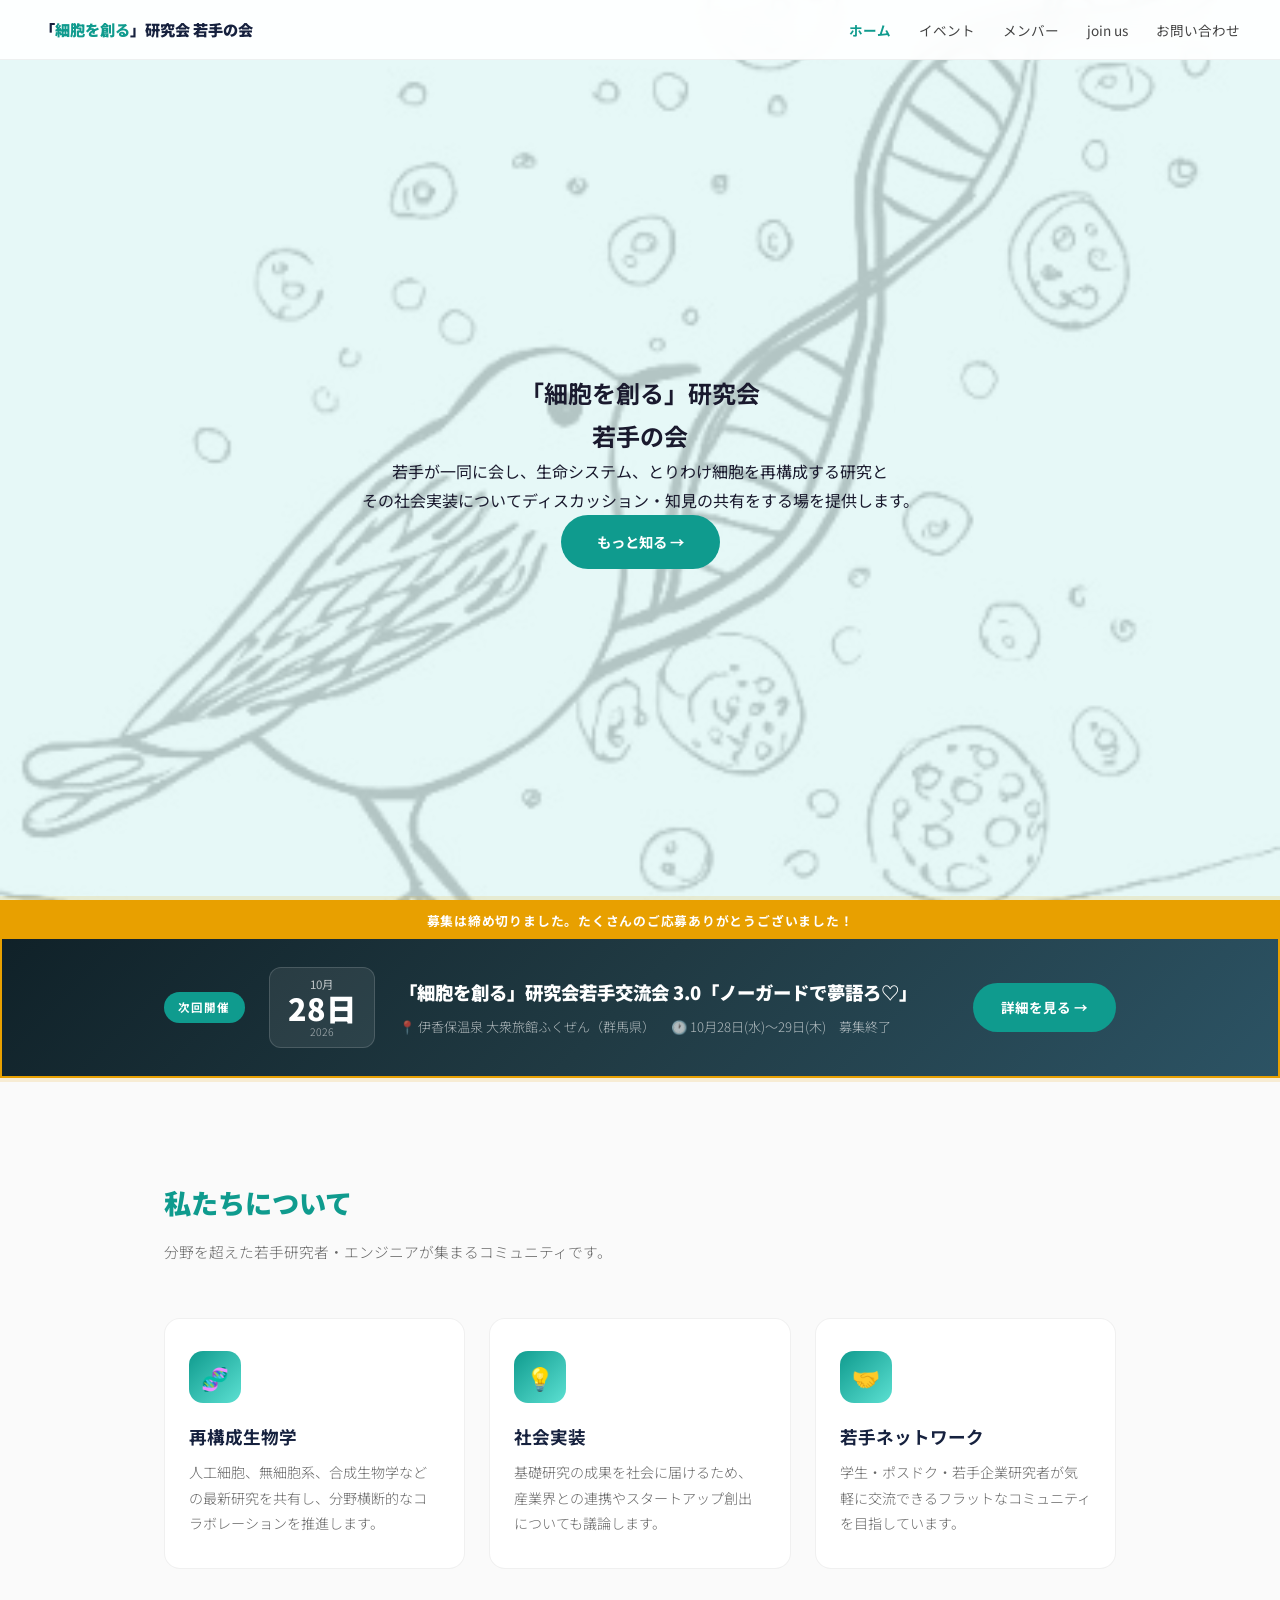
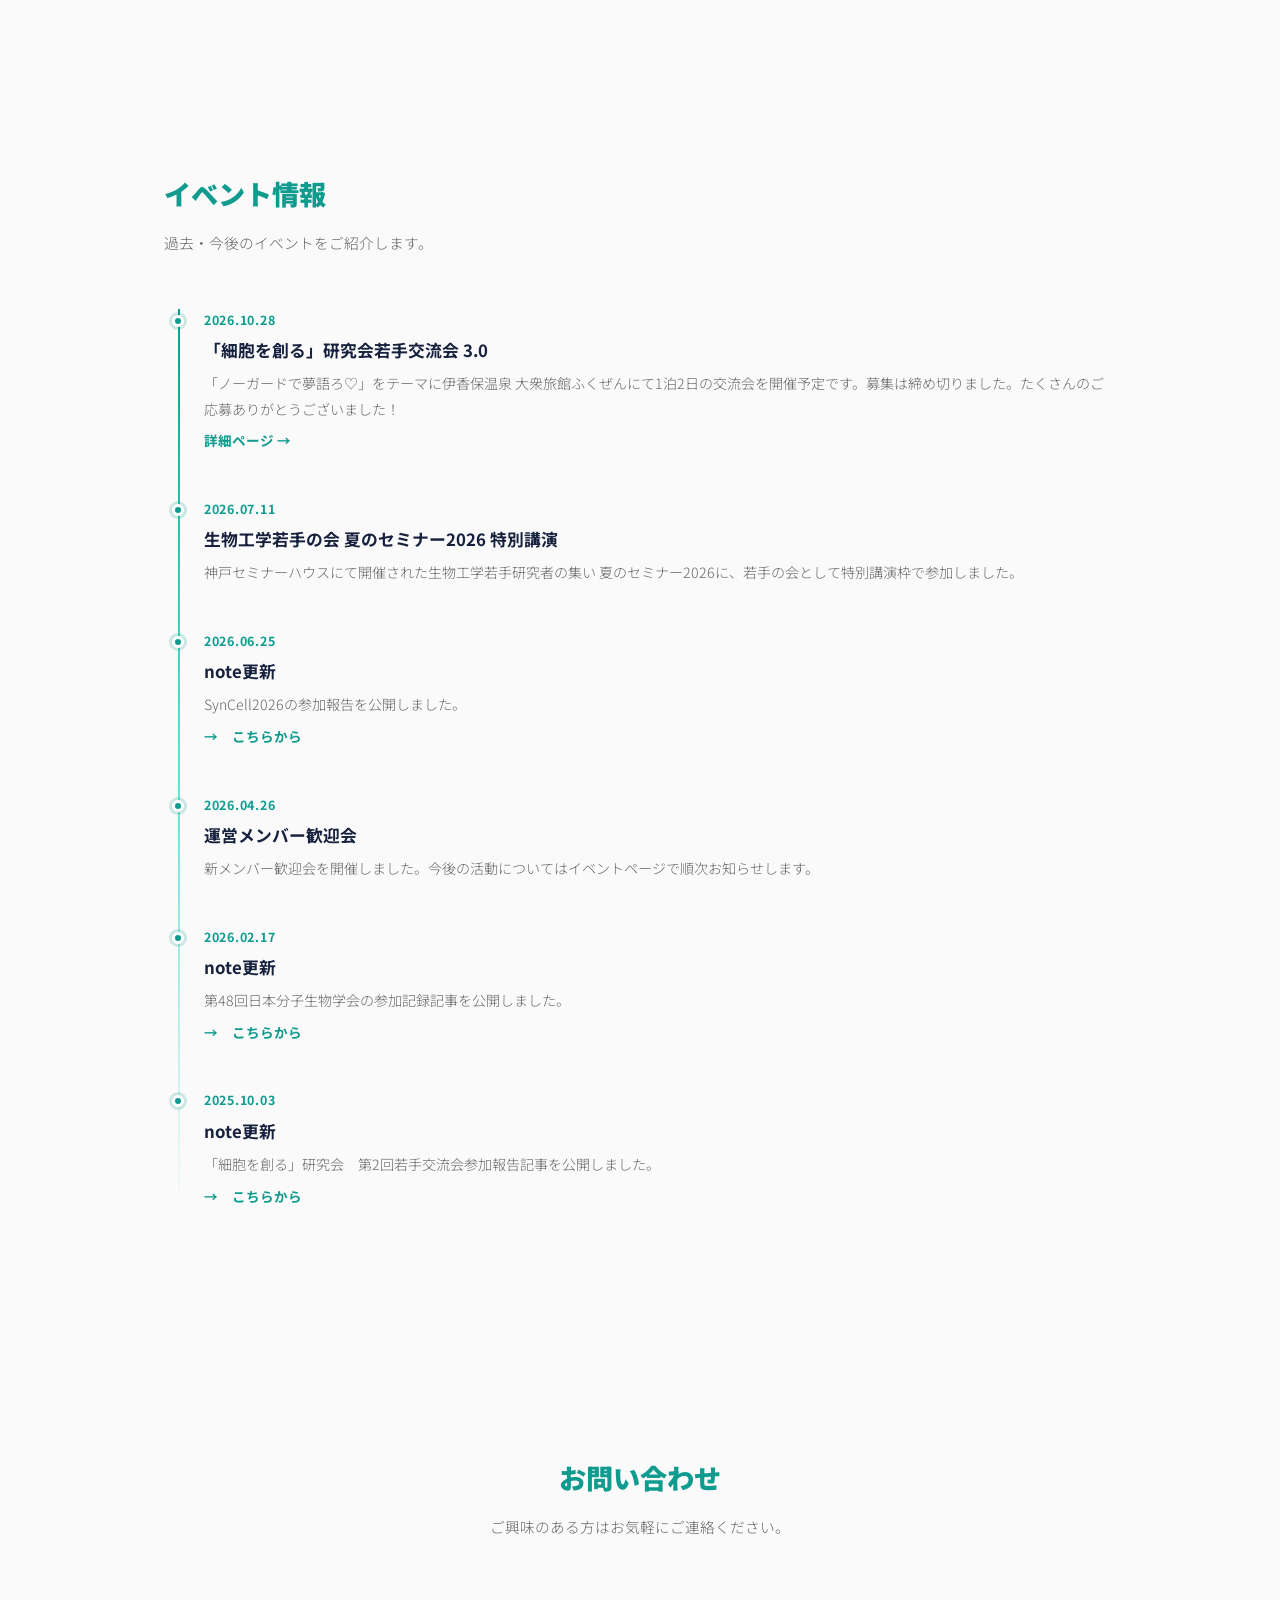
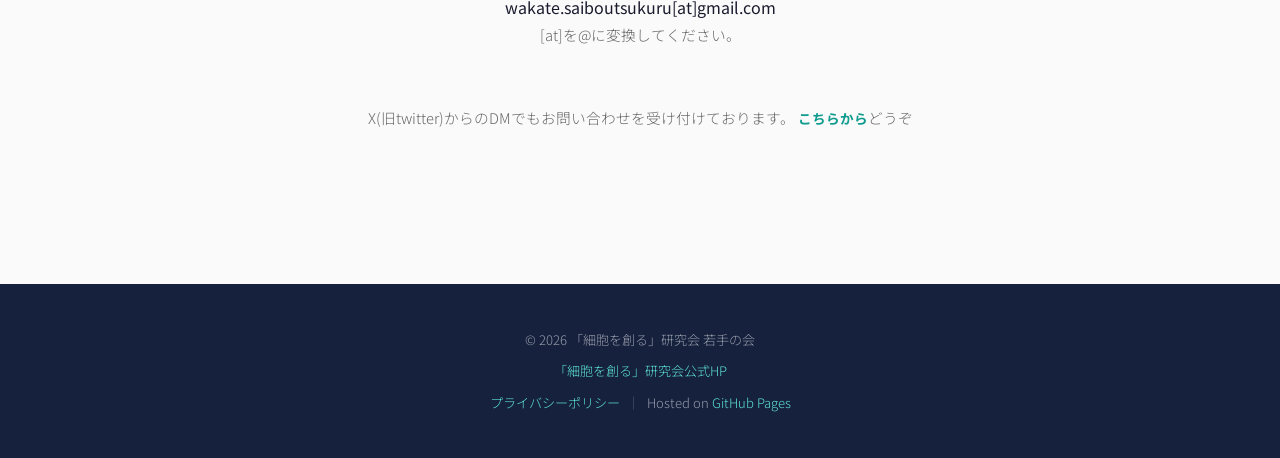
<file: index.html>
<!DOCTYPE html>
<html lang="ja">
<head>
  <meta charset="UTF-8">
  <meta name="viewport" content="width=device-width, initial-scale=1.0">
  <title>「細胞を創る」研究会 若手の会</title>
  <meta name="description" content="若手が一同に会し、細胞を再構成する研究と社会実装について議論するコミュニティです。">
  <meta property="og:type" content="website">
  <meta property="og:locale" content="ja_JP">
  <meta property="og:site_name" content="「細胞を創る」研究会 若手の会">
  <meta property="og:title" content="「細胞を創る」研究会 若手の会">
  <meta property="og:description" content="若手が一同に会し、細胞を再構成する研究と社会実装について議論するコミュニティです。">
  <meta name="twitter:card" content="summary">
  <meta name="twitter:title" content="「細胞を創る」研究会 若手の会">
  <meta name="twitter:description" content="若手が一同に会し、細胞を再構成する研究と社会実装について議論するコミュニティです。">
  <meta name="google-site-verification" content="UNrC3AYmo-y0pEpTEdDV_Jztumxnjc0R6dmww-FGTS8" />
  <link rel="icon" href="images/f2PzmQbG_400x400.jpg" type="image/jpeg">

  <!-- スタイルシート -->
  <link rel="stylesheet" href="style.css">
  <link rel="stylesheet" href="https://unpkg.com/aos@2.3.4/dist/aos.css" />

  <!-- フォント -->
  <link rel="preconnect" href="https://fonts.googleapis.com">
  <link href="https://fonts.googleapis.com/css2?family=Noto+Sans+JP:wght@300;400;700;900&amp;display=swap" rel="stylesheet">
</head>
<body>

  <!-- ===== ナビゲーション ===== -->
  <!--
    ★ ページを追加するときは <li> を追加してください
    ★ 現在のページには class="current" を付けてください
  -->
  <nav class="site-nav">
    <a href="index.html" class="logo">
      「<span class="accent">細胞を創る</span>」研究会 若手の会
    </a>
    <button class="nav-toggle" onclick="document.querySelector('.nav-links').classList.toggle('open')">☰</button>
    <ul class="nav-links">
      <li><a href="index.html" class="current">ホーム</a></li>
      <li><a href="events.html">イベント</a></li>
      <li><a href="members.html">メンバー</a></li>
      <li><a href="joinus.html">join us</a></li>
      <li><a href="#contact">お問い合わせ</a></li>
    </ul>
  </nav>


  <!-- ===== ヒーロー ===== -->
  <section class="hero">
    <!-- 背景の浮遊パーツ（細胞イメージ） -->
    <div class="blob blob-1"></div>
    <div class="blob blob-2"></div>
    <div class="blob blob-3"></div>

    <h1 data-aos="fade-up">
      「<span class="accent">細胞を創る</span>」研究会<br>若手の会
    </h1>
    <p class="lead" data-aos="fade-up" data-aos-delay="200">
      若手が一同に会し、生命システム、とりわけ細胞を再構成する研究と<br>
      その社会実装についてディスカッション・知見の共有をする場を提供します。
    </p>
    <div data-aos="fade-up" data-aos-delay="400">
      <a href="#about" class="btn btn-primary">もっと知る →</a>
    </div>
  </section>


  <!-- ===== 次回開催アナウンス ===== -->
  <!--
    ★ 開催情報の更新方法
    - .announce-date の中身（月・日・年）を書き換えてください
    - .announce-title（イベント名）、.announce-meta の場所・時間も更新してください
    - 申し込みリンクが決まったら <a href="#"> の # を実際のURLに変更してください
    - 開催が終わったらこのセクションごと削除するか、次の会の情報に書き換えてください
  -->
  <div class="announce-bar announce-bar--open" data-aos="fade-up">
    <div class="announce-open-strip">募集は締め切りました。たくさんのご応募ありがとうございました！</div>
    <div class="announce-inner">
      <div class="announce-badge">次回開催</div>
      <div class="announce-date-block">
        <span class="announce-month">10月</span>
        <span class="announce-day">28日</span>
        <span class="announce-year">2026</span>
      </div>
      <div class="announce-body">
        <div class="announce-title">「細胞を創る」研究会若手交流会 3.0「ノーガードで夢語ろ♡」</div>
        <div class="announce-meta">
          <span>📍 伊香保温泉 大衆旅館ふくぜん（群馬県）</span>
          <span>🕐 10月28日(水)〜29日(木)　募集終了</span>
        </div>
      </div>
      <a href="wakate-koryu-3.html" class="announce-cta">詳細を見る →</a>
    </div>
  </div>

  <!-- ===== About ===== -->
  <section id="about" class="section">
    <h2 class="section-title" data-aos="fade-up">
      <span class="accent">私たちについて</span>
    </h2>
    <p class="section-sub" data-aos="fade-up" data-aos-delay="100">
      分野を超えた若手研究者・エンジニアが集まるコミュニティです。
    </p>

    <!--
      ★ カードの追加・編集方法
      .card を複製して中身を書き換えてください。
      data-aos-delay の数値を 100 ずつ増やすと順番にアニメーションします。
    -->
    <div class="card-grid">
      <div class="card" data-aos="fade-up" data-aos-delay="100">
        <div class="icon">🧬</div>
        <h3>再構成生物学</h3>
        <p>人工細胞、無細胞系、合成生物学などの最新研究を共有し、分野横断的なコラボレーションを推進します。</p>
      </div>
      <div class="card" data-aos="fade-up" data-aos-delay="200">
        <div class="icon">💡</div>
        <h3>社会実装</h3>
        <p>基礎研究の成果を社会に届けるため、産業界との連携やスタートアップ創出についても議論します。</p>
      </div>
      <div class="card" data-aos="fade-up" data-aos-delay="300">
        <div class="icon">🤝</div>
        <h3>若手ネットワーク</h3>
        <p>学生・ポスドク・若手企業研究者が気軽に交流できるフラットなコミュニティを目指しています。</p>
      </div>
    </div>
  </section>


  <!-- ===== イベント ===== -->
  <section id="events" class="section">
    <h2 class="section-title" data-aos="fade-up">
      <span class="accent">イベント情報</span>
    </h2>
    <p class="section-sub" data-aos="fade-up" data-aos-delay="100">
      過去・今後のイベントをご紹介します。
    </p>

    <!--
      ★ イベント追加方法
      .timeline-item を複製して、日付・タイトル・説明を書き換えてください。
      新しいイベントは上に追加するのがおすすめです。
    -->
    <div class="timeline">
      <div class="timeline-item" data-aos="fade-right" data-aos-delay="50">
        <div class="date">2026.10.28</div>
        <h3>「細胞を創る」研究会若手交流会 3.0</h3>
        <p>「ノーガードで夢語ろ♡」をテーマに伊香保温泉 大衆旅館ふくぜんにて1泊2日の交流会を開催予定です。募集は締め切りました。たくさんのご応募ありがとうございました！</p>
        <a href="wakate-koryu-3.html" class="event-link">詳細ページ →</a>
      </div>
            <div class="timeline-item" data-aos="fade-right" data-aos-delay="100">
        <div class="date">2026.07.11</div>
        <h3>生物工学若手の会 夏のセミナー2026 特別講演</h3>
        <p>神戸セミナーハウスにて開催された生物工学若手研究者の集い 夏のセミナー2026に、若手の会として特別講演枠で参加しました。</p>
      </div>
      <div class="timeline-item" data-aos="fade-right" data-aos-delay="150">
        <div class="date">2026.06.25</div>
        <h3>note更新</h3>
        <p>SynCell2026の参加報告を公開しました。</p>
        <a href="https://note.com/saiboutsukuritai/n/n1e694655559e" class="event-link" target="_blank" rel="noopener">→　こちらから</a>
      </div>
      <div class="timeline-item" data-aos="fade-right" data-aos-delay="200">
        <div class="date">2026.04.26</div>
        <h3>運営メンバー歓迎会</h3>
        <p>新メンバー歓迎会を開催しました。今後の活動についてはイベントページで順次お知らせします。</p>
      </div>
      <div class="timeline-item" data-aos="fade-right" data-aos-delay="250">
        <div class="date">2026.02.17</div>
        <h3>note更新</h3>
        <p>第48回日本分子生物学会の参加記録記事を公開しました。</p>
        <a href="https://note.com/saiboutsukuritai/n/n1c687e1ef081" class="event-link">→　こちらから</a>
      </div>
      <div class="timeline-item" data-aos="fade-right" data-aos-delay="300">
        <div class="date">2025.10.03</div>
        <h3>note更新</h3>
        <p>「細胞を創る」研究会　第2回若手交流会参加報告記事を公開しました。</p>
        <a href="https://note.com/saiboutsukuritai/n/n940c62a0c1cd" class="event-link">→　こちらから</a>
      </div>
    </div>
  </section>


  <!-- ===== お問い合わせ ===== -->
  <section id="contact" class="section text-center">
    <h2 class="section-title" data-aos="fade-up">
      <span class="accent">お問い合わせ</span>
    </h2>
    <p class="section-sub" data-aos="fade-up" data-aos-delay="100">
      ご興味のある方はお気軽にご連絡ください。
    </p>
    <p data-aos="fade-up" data-aos-delay="100">wakate.saiboutsukuru[at]gmail.com
    </p>
    <p class="section-sub" data-aos="fade-up" data-aos-delay="100">
      [at]を@に変換してください。
    </p>
    <p class="section-sub" data-aos="fade-up" data-aos-delay="100">
      X(旧twitter)からのDMでもお問い合わせを受け付けております。
      <a href="https://x.com/saiboutsukuruwa" class="event-link">こちらから</a>どうぞ
    </p>
  </section>


  <!-- ===== フッター ===== -->
  <footer class="site-footer">
    <p>© 2026 「細胞を創る」研究会 若手の会</p>
    <p class="mt-1">
      <a href="https://jscsr.org/">「細胞を創る」研究会公式HP</a>
    </p>
    <p class="mt-1">
      <a href="privacy.html">プライバシーポリシー</a>
      <span class="footer-sep">｜</span>
      Hosted on <a href="https://pages.github.com/" target="_blank" rel="noopener">GitHub Pages</a>
    </p>
    
  </footer>


  <!-- AOS 初期化 -->
  <script src="https://unpkg.com/aos@2.3.4/dist/aos.js"></script>
  <script>
    AOS.init({
      duration: 800,      // アニメーションの長さ（ミリ秒）
      once: true,         // true = 一度だけ再生 / false = 毎回再生
      offset: 80,         // 画面に入ってから発火するまでの距離(px)
      easing: 'ease-out'
    });
  </script>

</body>
</html>
</file>
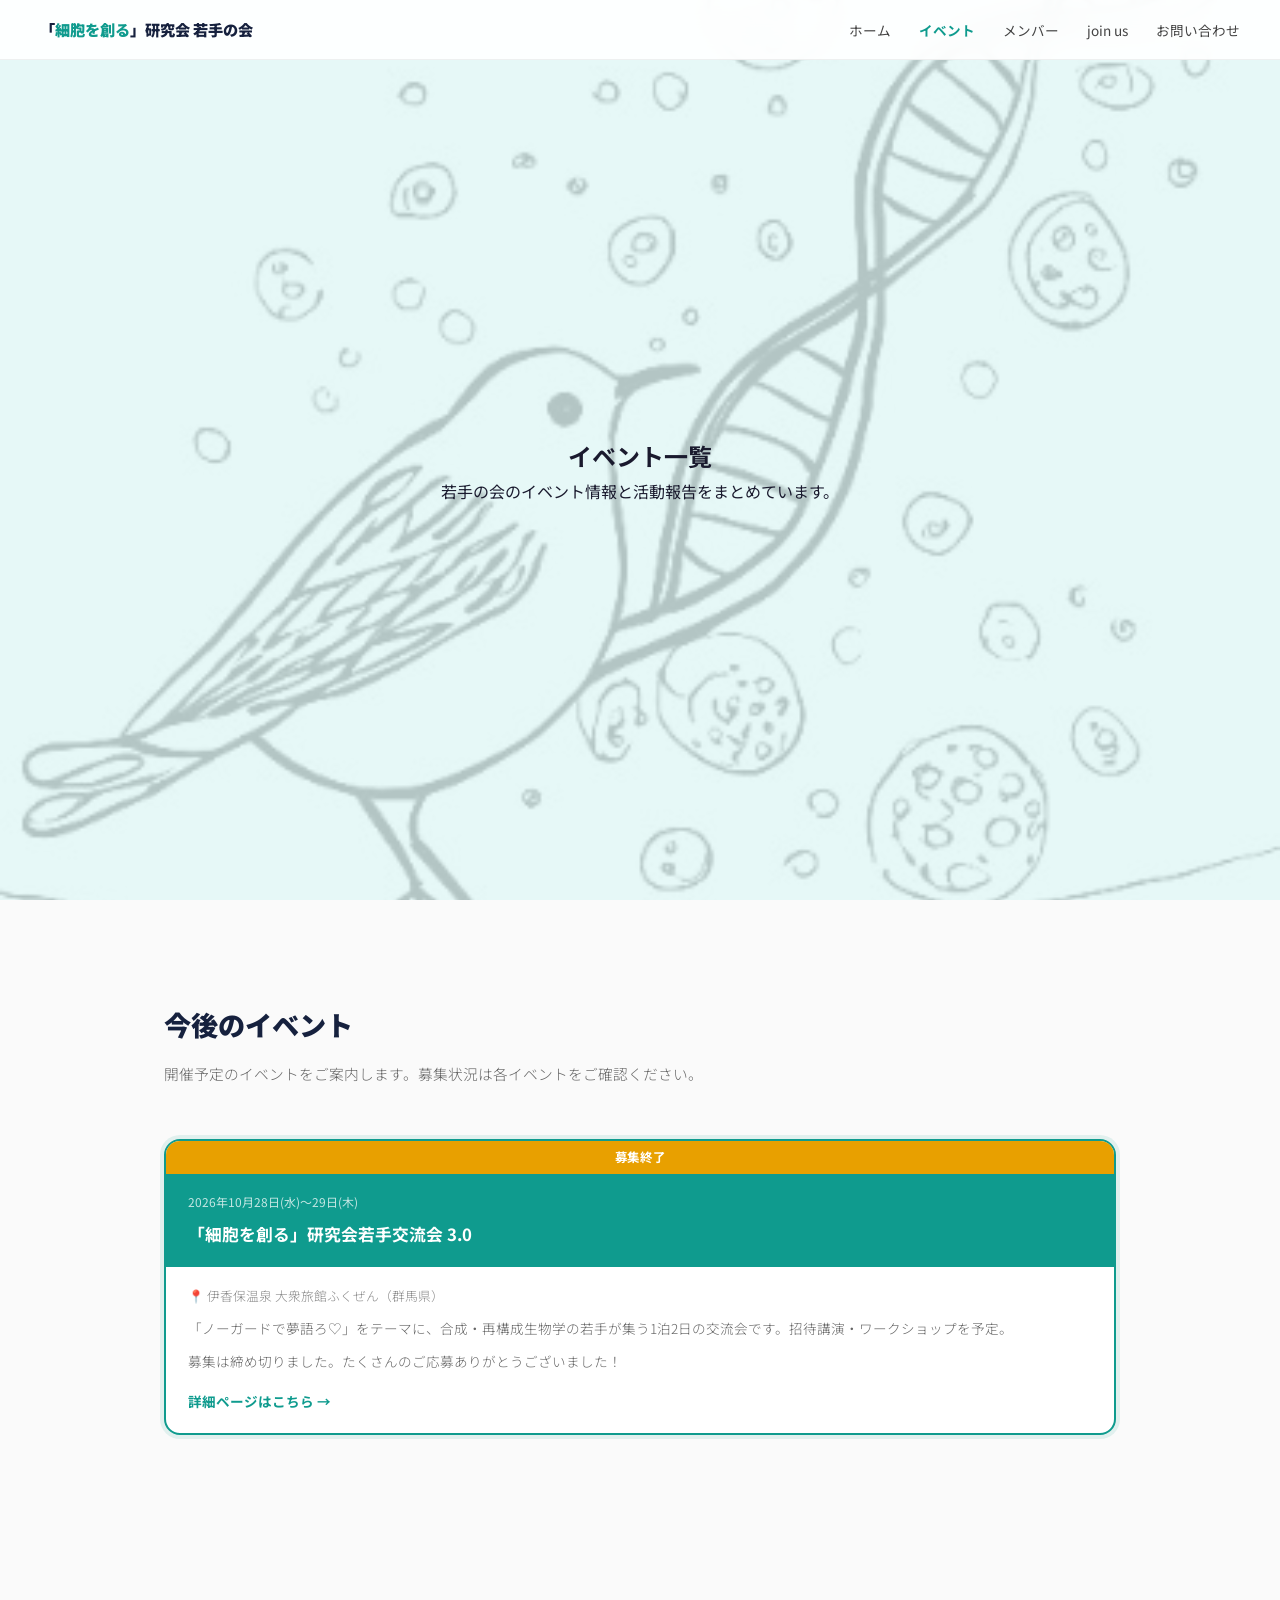
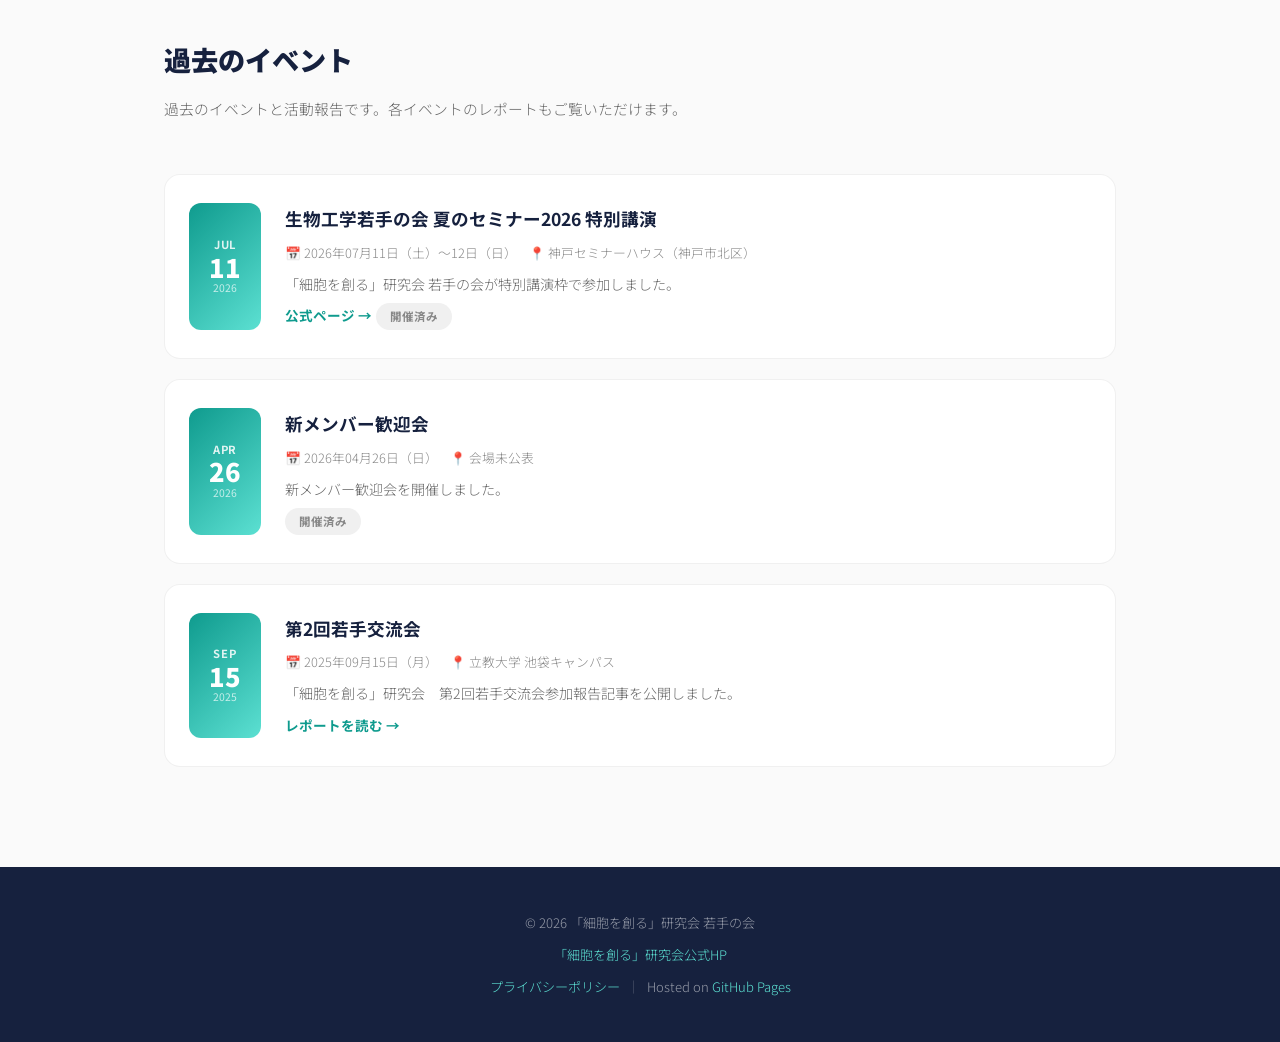
<file: events.html>
<!DOCTYPE html>
<html lang="ja">
<head>
  <meta charset="UTF-8">
  <meta name="viewport" content="width=device-width, initial-scale=1.0">
  <title>イベント — 「細胞を創る」研究会 若手の会</title>
  <meta name="description" content="「細胞を創る」研究会 若手の会のイベント一覧・活動報告です。">
  <meta property="og:type" content="website">
  <meta property="og:locale" content="ja_JP">
  <meta property="og:site_name" content="「細胞を創る」研究会 若手の会">
  <meta property="og:title" content="イベント — 「細胞を創る」研究会 若手の会">
  <meta property="og:description" content="「細胞を創る」研究会 若手の会のイベント一覧・活動報告です。">
  <meta name="twitter:card" content="summary">
  <meta name="twitter:title" content="イベント — 「細胞を創る」研究会 若手の会">
  <meta name="twitter:description" content="「細胞を創る」研究会 若手の会のイベント一覧・活動報告です。">
  <link rel="icon" href="images/f2PzmQbG_400x400.jpg" type="image/jpeg">

  <link rel="stylesheet" href="style.css">
  <link rel="stylesheet" href="https://unpkg.com/aos@2.3.4/dist/aos.css" />
  <link rel="preconnect" href="https://fonts.googleapis.com">
  <link href="https://fonts.googleapis.com/css2?family=Noto+Sans+JP:wght@300;400;700;900&amp;display=swap" rel="stylesheet">
</head>
<body>

  <!-- ===== ナビゲーション ===== -->
  <nav class="site-nav">
    <a href="index.html" class="logo">
      「<span class="accent">細胞を創る</span>」研究会 若手の会
    </a>
    <button class="nav-toggle" onclick="document.querySelector('.nav-links').classList.toggle('open')">☰</button>
    <ul class="nav-links">
      <li><a href="index.html">ホーム</a></li>
      <li><a href="events.html" class="current">イベント</a></li>
      <li><a href="members.html">メンバー</a></li>
      <li><a href="joinus.html">join us</a></li>
      <li><a href="index.html#contact">お問い合わせ</a></li>
    </ul>
  </nav>


  <!-- ===== ヒーロー ===== -->
  <section class="hero hero-sub">
    <div class="blob blob-1"></div>
    <div class="blob blob-2"></div>
    <h1 data-aos="fade-up">イベント一覧</h1>
    <p class="lead" data-aos="fade-up" data-aos-delay="200">
      若手の会のイベント情報と活動報告をまとめています。
    </p>
  </section>


  <!-- ===== 今後のイベント ===== -->
  <section class="section">
    <h2 class="section-title" data-aos="fade-up">
      今後のイベント
    </h2>
    <p class="section-sub" data-aos="fade-up" data-aos-delay="100">
      開催予定のイベントをご案内します。募集状況は各イベントをご確認ください。
    </p>

    <!--
      ★★★ イベントの追加方法 ★★★

      .event-entry をコピーして情報を書き換えてください。
      終了したイベントは「過去のイベント」セクションに移動してください。

      【レポートページがある場合】
        <a href="events/ファイル名.html" class="event-link">レポートを読む →</a>

      【まだレポートがない場合（告知のみ）】
        <span class="event-status upcoming">参加受付中</span>
        もしくは
        <span class="event-status upcoming">準備中</span>
    -->

<div class="event-card-grid">

  <!-- ▼▼▼ 若手交流会 3.0（募集終了・先頭に表示） ▼▼▼ -->
  <div class="event-card event-card--open" data-aos="fade-up" data-aos-delay="100">
    <div class="event-card-open-badge">募集終了</div>
    <div class="event-card-header upcoming">
      <span class="event-card-date">2026年10月28日(水)〜29日(木)</span>
      <h3>「細胞を創る」研究会若手交流会 3.0</h3>
    </div>
    <div class="event-card-body">
      <p class="event-meta">
        <span>📍 伊香保温泉 大衆旅館ふくぜん（群馬県）</span>
      </p>
      <p>「ノーガードで夢語ろ♡」をテーマに、合成・再構成生物学の若手が集う1泊2日の交流会です。招待講演・ワークショップを予定。</p>
      <p>募集は締め切りました。たくさんのご応募ありがとうございました！</p>
      <a href="wakate-koryu-3.html" class="event-link">詳細ページはこちら →</a>
    </div>
  </div>

  <!-- ★ カードを増やすには上のブロックをコピー -->

</div>
  </section>


  <!-- ===== 過去のイベント ===== -->
  <section class="section">
    <h2 class="section-title" data-aos="fade-up">
      過去のイベント
    </h2>
    <p class="section-sub" data-aos="fade-up" data-aos-delay="100">
      過去のイベントと活動報告です。各イベントのレポートもご覧いただけます。
    </p>

    <div class="event-list">

      <!-- ▼▼▼ 生物工学若手の会 夏のセミナー2026 ▼▼▼ -->
      <div class="event-entry" data-aos="fade-up" data-aos-delay="50">
        <div class="event-date-badge">
          <span class="month">Jul</span>
          <span class="day">11</span>
          <span class="year">2026</span>
        </div>
        <div class="event-info">
          <h3>生物工学若手の会 夏のセミナー2026 特別講演</h3>
          <p class="event-meta">
            <span>📅 2026年07月11日（土）〜12日（日）</span>
            <span>📍 神戸セミナーハウス（神戸市北区）</span>
          </p>
          <p>「細胞を創る」研究会 若手の会が特別講演枠で参加しました。</p>
          <a href="https://www.sbj.or.jp/division/young/young_summer_seminar2026.html" class="event-link" target="_blank" rel="noopener">公式ページ →</a>
          <span class="event-status past">開催済み</span>
        </div>
      </div>

      <!-- ▼▼▼ 過去イベント 2 ▼▼▼ -->
      <div class="event-entry" data-aos="fade-up" data-aos-delay="100">
        <div class="event-date-badge">
          <span class="month">Apr</span>
          <span class="day">26</span>
          <span class="year">2026</span>
        </div>
        <div class="event-info">
          <h3>新メンバー歓迎会</h3>
          <p class="event-meta">
            <span>📅 2026年04月26日（日）</span>
            <span>📍 会場未公表</span>
          </p>
          <p>新メンバー歓迎会を開催しました。</p>
          <span class="event-status past">開催済み</span>
        </div>
      </div>

      <!-- ▼▼▼ 過去イベント 1 ▼▼▼ -->
      <div class="event-entry" data-aos="fade-up" data-aos-delay="200">
        <div class="event-date-badge">
          <span class="month">Sep</span>
          <span class="day">15</span>
          <span class="year">2025</span>
        </div>
        <div class="event-info">
          <h3>第2回若手交流会</h3>
          <p class="event-meta">
            <span>📅 2025年09月15日（月）</span>
            <span>📍 立教大学 池袋キャンパス</span>
          </p>
          <p>「細胞を創る」研究会　第2回若手交流会参加報告記事を公開しました。</p>
          <!--
            ★ レポートページができたら下のコメントを外してリンクを有効化
          -->
          <a href="https://note.com/saiboutsukuritai/n/n940c62a0c1cd" class="event-link">レポートを読む →</a>
        </div>
      </div>

      <!--
        ★ 過去のイベントを追加するには .event-entry をコピーしてください。
          新しいものが上に来るように並べるのがおすすめです。
      -->
    </div>
  </section>


  <!-- ===== フッター ===== -->
 <footer class="site-footer">
    <p>© 2026 「細胞を創る」研究会 若手の会</p>
    <p class="mt-1">
      <a href="https://jscsr.org/">「細胞を創る」研究会公式HP</a>
    </p>
    <p class="mt-1">
      <a href="privacy.html">プライバシーポリシー</a>
      <span class="footer-sep">｜</span>
      Hosted on <a href="https://pages.github.com/" target="_blank" rel="noopener">GitHub Pages</a>
    </p>
    
  </footer>


  <script src="https://unpkg.com/aos@2.3.4/dist/aos.js"></script>
  <script>
    AOS.init({ duration: 800, once: true, offset: 80, easing: 'ease-out' });
  </script>

</body>
</html>
</file>
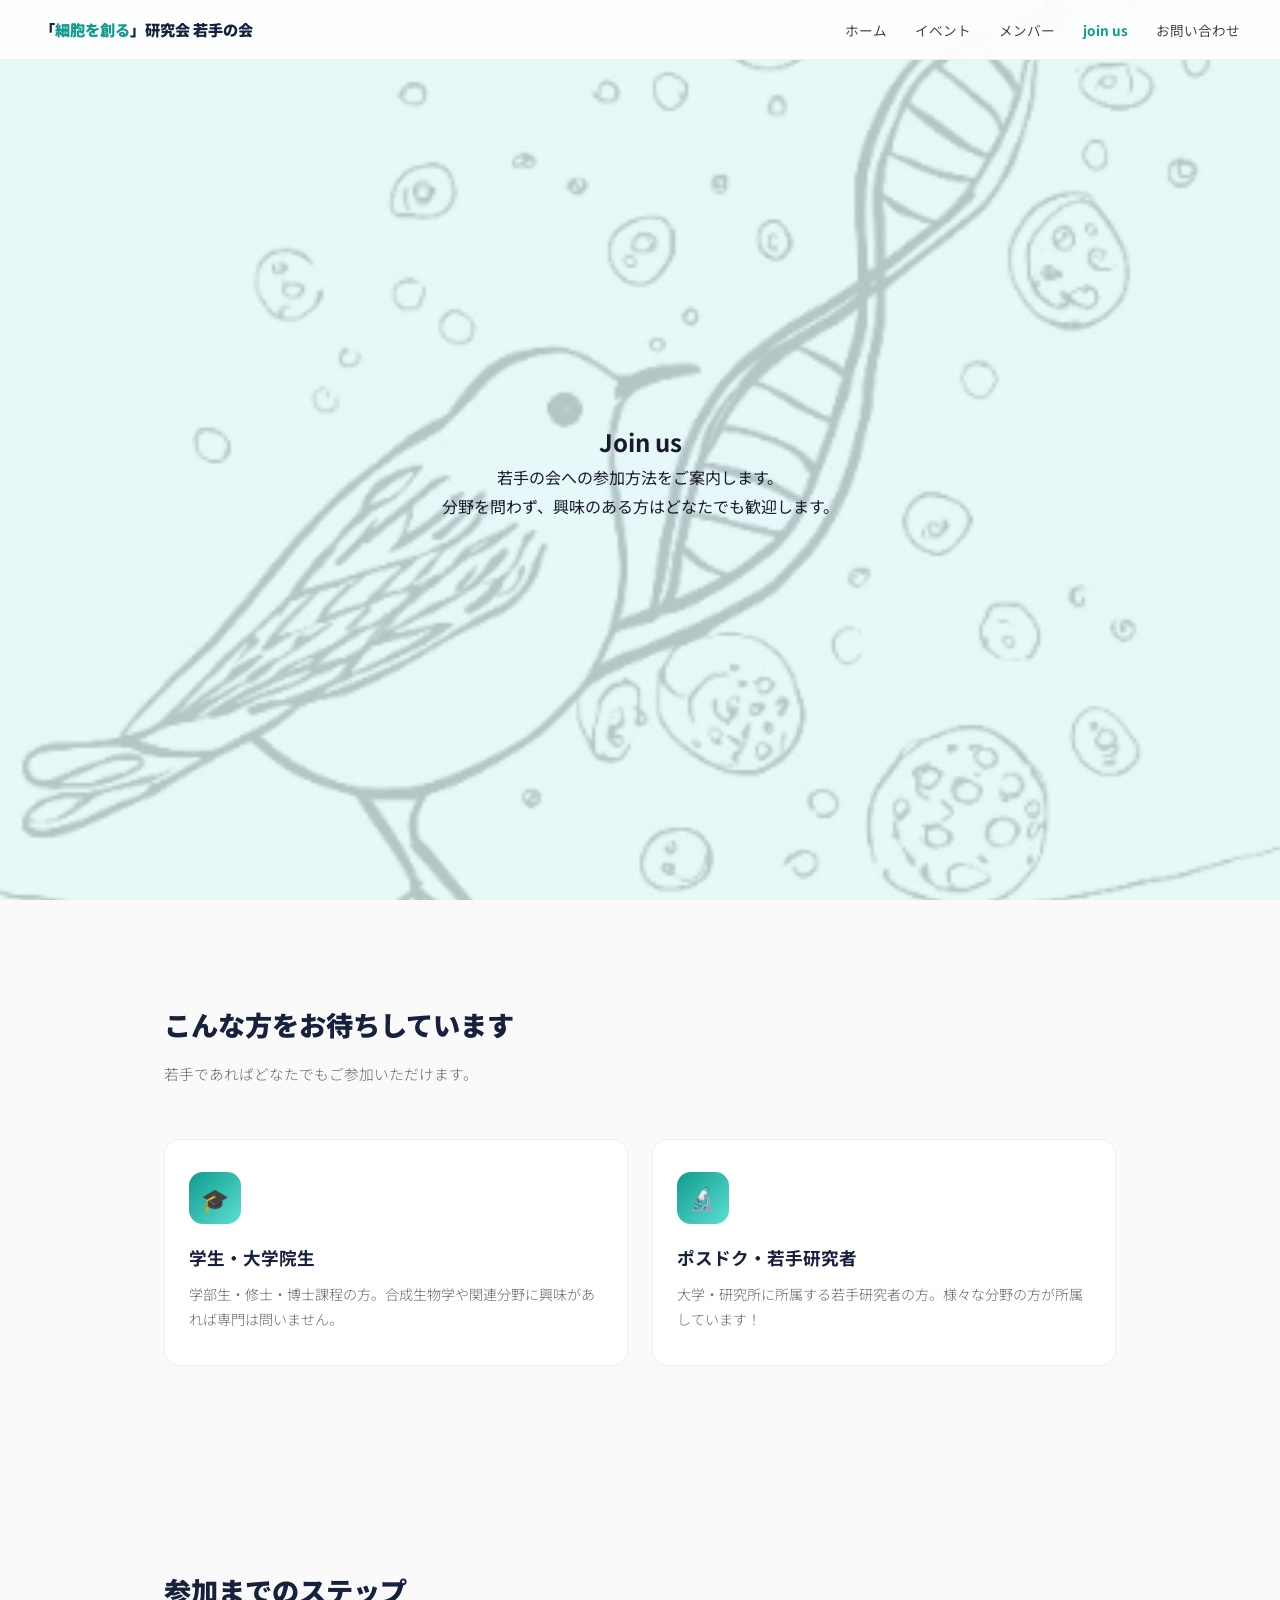
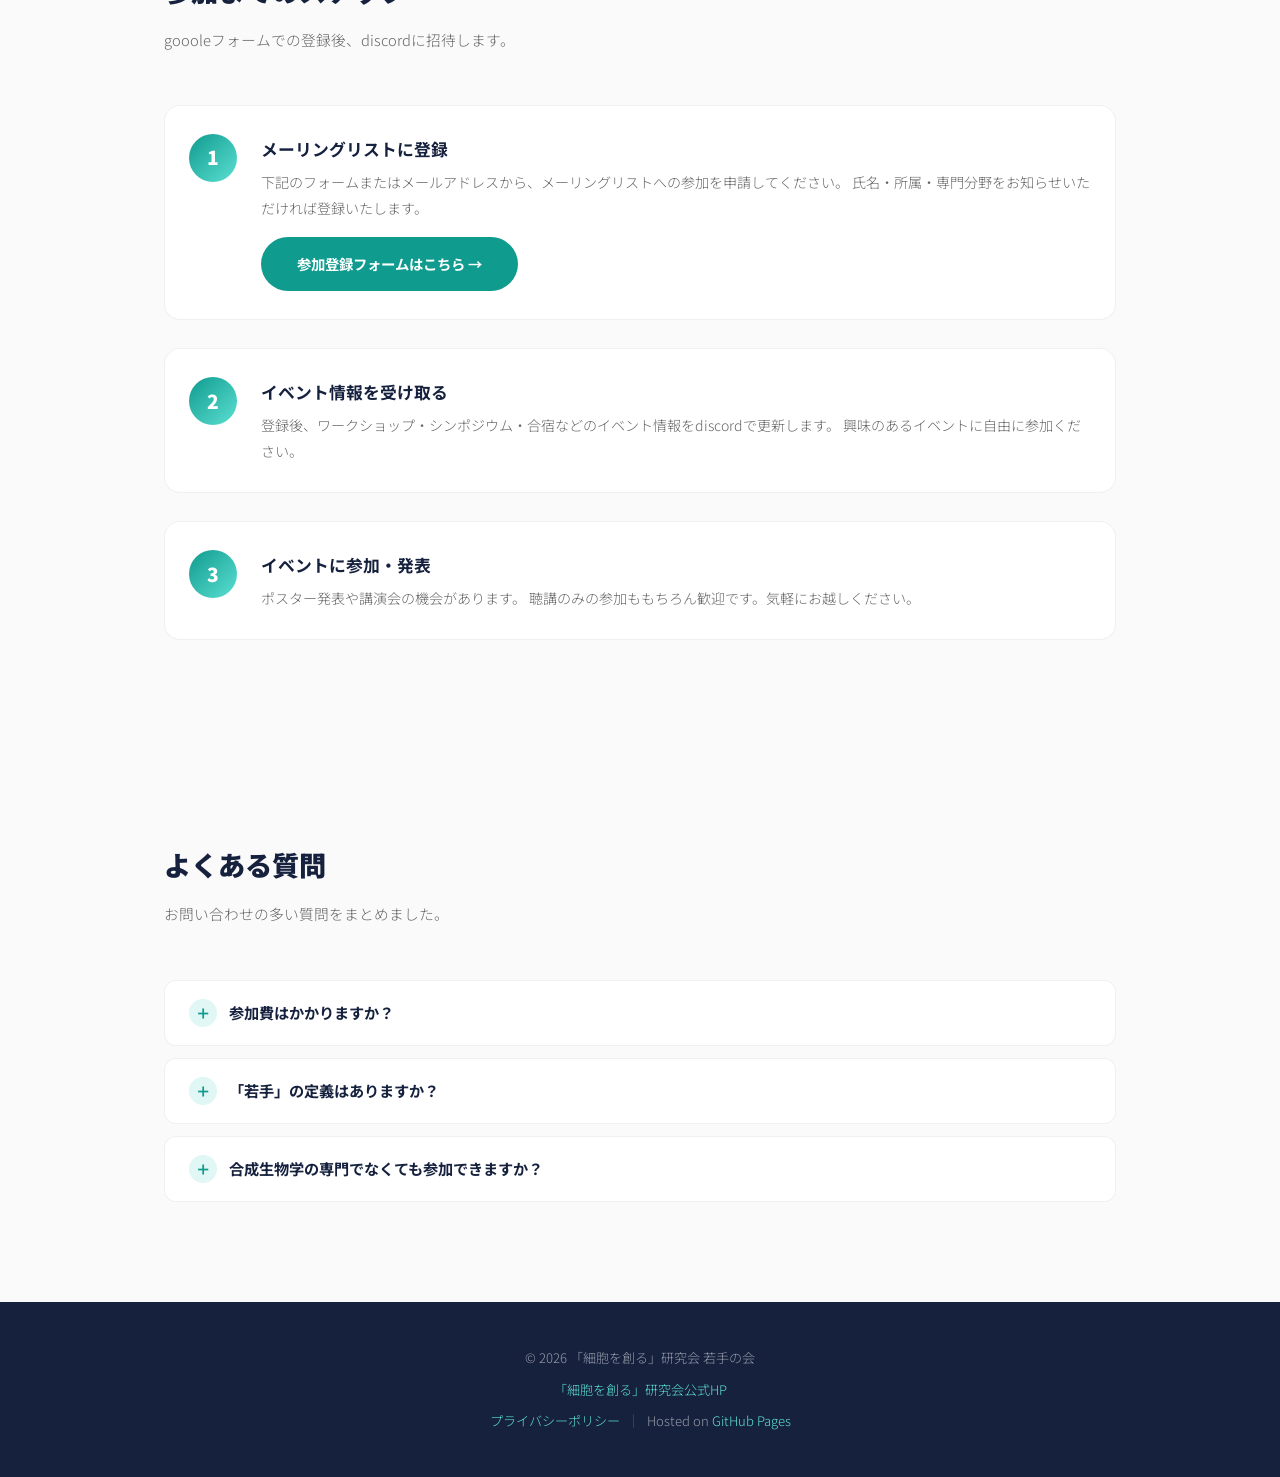
<file: joinus.html>
<!DOCTYPE html>
<html lang="ja">
<head>
  <meta charset="UTF-8">
  <meta name="viewport" content="width=device-width, initial-scale=1.0">
  <title>参加するには — 「細胞を創る」研究会 若手の会</title>
  <meta name="description" content="「細胞を創る」研究会 若手の会への参加方法をご案内します。">
  <meta property="og:type" content="website">
  <meta property="og:locale" content="ja_JP">
  <meta property="og:site_name" content="「細胞を創る」研究会 若手の会">
  <meta property="og:title" content="参加するには — 「細胞を創る」研究会 若手の会">
  <meta property="og:description" content="「細胞を創る」研究会 若手の会への参加方法をご案内します。">
  <meta name="twitter:card" content="summary">
  <meta name="twitter:title" content="参加するには — 「細胞を創る」研究会 若手の会">
  <meta name="twitter:description" content="「細胞を創る」研究会 若手の会への参加方法をご案内します。">
  <link rel="icon" href="images/f2PzmQbG_400x400.jpg" type="image/jpeg">

  <!-- スタイルシート -->
  <link rel="stylesheet" href="style.css">
  <link rel="stylesheet" href="https://unpkg.com/aos@2.3.4/dist/aos.css" />

  <!-- フォント -->
  <link rel="preconnect" href="https://fonts.googleapis.com">
  <link href="https://fonts.googleapis.com/css2?family=Noto+Sans+JP:wght@300;400;700;900&amp;display=swap" rel="stylesheet">
</head>
<body>

  <!-- ===== ナビゲーション ===== -->
  <nav class="site-nav">
    <a href="index.html" class="logo">
      「<span class="accent">細胞を創る</span>」研究会 若手の会
    </a>
    <button class="nav-toggle" onclick="document.querySelector('.nav-links').classList.toggle('open')">☰</button>
    <ul class="nav-links">
      <li><a href="index.html">ホーム</a></li>
      <li><a href="events.html">イベント</a></li>
      <li><a href="members.html">メンバー</a></li>
      <li><a href="joinus.html" class="current">join us</a></li>
      <li><a href="index.html#contact">お問い合わせ</a></li>
    </ul>
  </nav>


  <!-- ===== サブページ用ヒーロー ===== -->
  <section class="hero hero-sub">
    <div class="blob blob-1"></div>
    <div class="blob blob-2"></div>
    <h1 data-aos="fade-up">Join us</h1>
    <p class="lead" data-aos="fade-up" data-aos-delay="200">
      若手の会への参加方法をご案内します。<br>
      分野を問わず、興味のある方はどなたでも歓迎します。
    </p>
  </section>
  <!-- ===== 参加対象 ===== -->
  <section class="section">
    <h2 class="section-title" data-aos="fade-up">
      こんな方をお待ちしています
    </h2>
    <p class="section-sub" data-aos="fade-up" data-aos-delay="100">
      若手であればどなたでもご参加いただけます。
    </p>
    <!--
      ★ 対象者カードの編集：
      .card 内のアイコン・タイトル・説明文を書き換えてください。
      カードを増減する場合は .card ブロックを追加・削除してください。
    -->
    <div class="card-grid">
      <div class="card" data-aos="fade-up" data-aos-delay="100">
        <div class="icon">🎓</div>
        <h3>学生・大学院生</h3>
        <p>学部生・修士・博士課程の方。合成生物学や関連分野に興味があれば専門は問いません。</p>
      </div>
      <div class="card" data-aos="fade-up" data-aos-delay="200">
        <div class="icon">🔬</div>
        <h3>ポスドク・若手研究者</h3>
        <p>大学・研究所に所属する若手研究者の方。様々な分野の方が所属しています！</p>
      </div>
    </div>
  </section>
  <!-- ===== 参加ステップ ===== -->
  <section class="section">
    <h2 class="section-title" data-aos="fade-up">
      参加までのステップ
    </h2>
    <p class="section-sub" data-aos="fade-up" data-aos-delay="100">
      goooleフォームでの登録後、discordに招待します。
    </p>
    <!--
      ★ ステップの編集：
      .step-list 内の .step を追加・編集してください。
      .step-number の番号と内容を合わせてください。
    -->
    <div class="step-list">
      <div class="step" data-aos="fade-up" data-aos-delay="100">
        <div class="step-number">1</div>
        <div class="step-content">
          <h3>メーリングリストに登録</h3>
          <p>
            下記のフォームまたはメールアドレスから、メーリングリストへの参加を申請してください。
            氏名・所属・専門分野をお知らせいただければ登録いたします。
          </p>
          <!--
            ★ 実際の登録先に書き換えてください。
            Google Form を使う場合は <a> の href を変更してください。
          -->
          <a href="https://docs.google.com/forms/d/e/1FAIpQLSfiFaQ8cwNWspJ1AsmzEJaIwk6mrzLtdeQZNKjY0A6xOGAUzA/viewform" class="btn btn-primary mt-2" target="_blank" rel="noopener">
            参加登録フォームはこちら →
          </a>
        </div>
      </div>

      <div class="step" data-aos="fade-up" data-aos-delay="200">
        <div class="step-number">2</div>
        <div class="step-content">
          <h3>イベント情報を受け取る</h3>
          <p>
            登録後、ワークショップ・シンポジウム・合宿などのイベント情報をdiscordで更新します。
            興味のあるイベントに自由に参加ください。
          </p>
        </div>
      </div>

      <div class="step" data-aos="fade-up" data-aos-delay="300">
        <div class="step-number">3</div>
        <div class="step-content">
          <h3>イベントに参加・発表</h3>
          <p>
            ポスター発表や講演会の機会があります。
            聴講のみの参加ももちろん歓迎です。気軽にお越しください。
          </p>
        </div>
      </div>
    </div>
  </section>


  <!-- ===== よくある質問 ===== -->
  <section class="section">
    <h2 class="section-title" data-aos="fade-up">
      よくある質問
    </h2>
    <p class="section-sub" data-aos="fade-up" data-aos-delay="100">
      お問い合わせの多い質問をまとめました。
    </p>

    <!--
      ★ FAQ の編集：
      .faq-item を追加・編集してください。
      <details> タグなので、クリックで開閉します（JavaScript 不要）。
    -->
    <div class="faq-list">
      <details class="faq-item" data-aos="fade-up" data-aos-delay="100">
        <summary>参加費はかかりますか？</summary>
        <p>登録は無料です。イベントごとに参加費が必要な場合は、その都度ご案内します。</p>
      </details>

      <details class="faq-item" data-aos="fade-up" data-aos-delay="150">
        <summary>「若手」の定義はありますか？</summary>
        <p>明確な年齢制限はありません。学生・ポスドク・助教など、幅広い方にご参加いただいています。</p>
      </details>

      <details class="faq-item" data-aos="fade-up" data-aos-delay="200">
        <summary>合成生物学の専門でなくても参加できますか？</summary>
        <p>もちろんです。化学、物理、情報、工学など、異分野からの参加を歓迎しています。</p>
      </details>


      <!--
        ★ FAQ を追加するには、上の <details> ブロックを
          コピーして質問と回答を書き換えてください。
      -->
    </div>
  </section>


  <!-- ===== フッター ===== -->
 <footer class="site-footer">
    <p>© 2026 「細胞を創る」研究会 若手の会</p>
    <p class="mt-1">
      <a href="https://jscsr.org/">「細胞を創る」研究会公式HP</a>
    </p>
    <p class="mt-1">
      <a href="privacy.html">プライバシーポリシー</a>
      <span class="footer-sep">｜</span>
      Hosted on <a href="https://pages.github.com/" target="_blank" rel="noopener">GitHub Pages</a>
    </p>
    
  </footer>


  <!-- AOS 初期化 -->
  <script src="https://unpkg.com/aos@2.3.4/dist/aos.js"></script>
  <script>
    AOS.init({
      duration: 800,
      once: true,
      offset: 80,
      easing: 'ease-out'
    });
  </script>

</body>
</html>
</file>
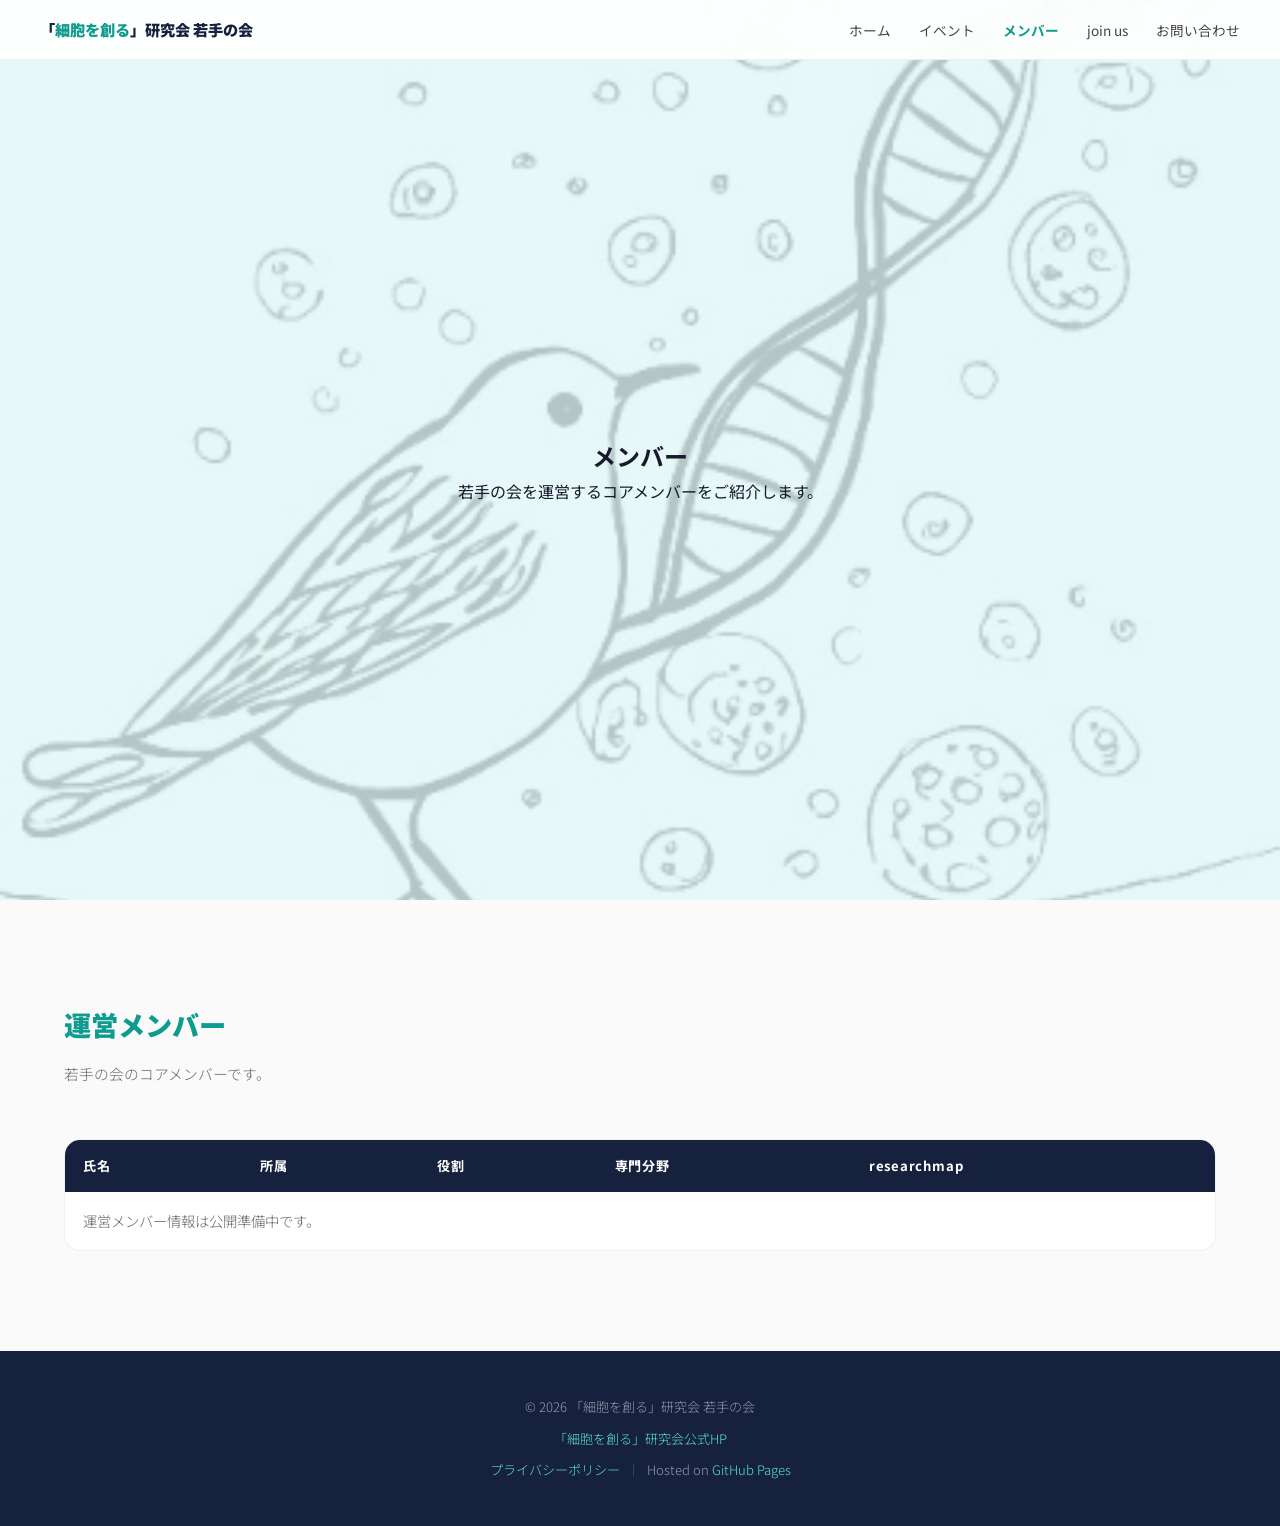
<file: members.html>
<!DOCTYPE html>
<html lang="ja">
<head>
  <meta charset="UTF-8">
  <meta name="viewport" content="width=device-width, initial-scale=1.0">
  <title>メンバー紹介 — 「細胞を創る」研究会 若手の会</title>
  <meta name="description" content="「細胞を創る」研究会 若手の会の運営メンバー紹介ページです。">
  <meta property="og:type" content="website">
  <meta property="og:locale" content="ja_JP">
  <meta property="og:site_name" content="「細胞を創る」研究会 若手の会">
  <meta property="og:title" content="メンバー紹介 — 「細胞を創る」研究会 若手の会">
  <meta property="og:description" content="「細胞を創る」研究会 若手の会の運営メンバー紹介ページです。">
  <meta name="twitter:card" content="summary">
  <meta name="twitter:title" content="メンバー紹介 — 「細胞を創る」研究会 若手の会">
  <meta name="twitter:description" content="「細胞を創る」研究会 若手の会の運営メンバー紹介ページです。">
  <link rel="icon" href="images/f2PzmQbG_400x400.jpg" type="image/jpeg">

  <!-- スタイルシート -->
  <link rel="stylesheet" href="style.css">
  <link rel="stylesheet" href="https://unpkg.com/aos@2.3.4/dist/aos.css" />

  <!-- フォント -->
  <link rel="preconnect" href="https://fonts.googleapis.com">
  <link href="https://fonts.googleapis.com/css2?family=Noto+Sans+JP:wght@300;400;700;900&amp;display=swap" rel="stylesheet">
</head>
<body>

  <!-- ===== ナビゲーション ===== -->
  <nav class="site-nav">
    <a href="index.html" class="logo">
      「<span class="accent">細胞を創る</span>」研究会 若手の会
    </a>
    <button class="nav-toggle" onclick="document.querySelector('.nav-links').classList.toggle('open')">☰</button>
    <ul class="nav-links">
      <li><a href="index.html">ホーム</a></li>
      <li><a href="events.html">イベント</a></li>
      <li><a href="members.html" class="current">メンバー</a></li>
      <li><a href="joinus.html">join us</a></li>
      <li><a href="index.html#contact">お問い合わせ</a></li>
    </ul>
  </nav>


  <!-- ===== サブページ用ヒーロー ===== -->
  <section class="hero hero-sub">
    <div class="blob blob-1"></div>
    <div class="blob blob-2"></div>
    <h1 data-aos="fade-up">メンバー</h1>
    <p class="lead" data-aos="fade-up" data-aos-delay="200">
      若手の会を運営するコアメンバーをご紹介します。
    </p>
  </section>


  <!-- ===== 運営メンバー ===== -->
  <section class="section section-wide">
    <h2 class="section-title" data-aos="fade-up">
      <span class="accent">運営メンバー</span>
    </h2>
    <p class="section-sub" data-aos="fade-up" data-aos-delay="100">
      若手の会のコアメンバーです。
    </p>

    <!--
      ★★★ メンバーの追加方法 ★★★

      <tbody> 内の <tr>...</tr> を1ブロックコピーして情報を書き換えてください。

      【各列の説明】
        氏名        … フルネームを記入
        所属        … 大学・研究所・企業名など
        役割        … 代表 / 副代表 / 広報 / Web担当 など
        専門分野    … 研究テーマやキーワード
        researchmap … URLを記入。ない場合は「—」で OK

      【researchmap のリンク形式】
        https://researchmap.jp/ユーザーID

      【行を増やすときの注意】
        <tr> をコピペするだけで自動的に表に追加されます。
        data-aos-delay は不要です（表全体でアニメーションするため）。
    -->

    <div class="table-wrap" data-aos="fade-up" data-aos-delay="200">
      <table class="member-table">
        <thead>
          <tr>
            <th>氏名</th>
            <th>所属</th>
            <th>役割</th>
            <th>専門分野</th>
            <th>researchmap</th>
          </tr>
        </thead>
        <tbody>
          <tr>
            <td colspan="5">運営メンバー情報は公開準備中です。</td>
          </tr>

          <!--
            ★ メンバーを追加するには、上の <tr>...</tr> ブロックを
              コピーしてここに貼り付け、情報を書き換えてください。
              researchmap がない方は「—」と記載してください。
          -->

        </tbody>
      </table>
    </div>
  </section>


  <!-- ===== アドバイザー（任意セクション） ===== -->
  <!--
    ★ アドバイザーや顧問を表示したい場合はコメントを外して、
      上と同じ形式で <table> を追加してください。

  <section class="section section-wide">
    <h2 class="section-title" data-aos="fade-up">
      アドバイザー<span class="accent">・顧問</span>
    </h2>
    <p class="section-sub" data-aos="fade-up" data-aos-delay="100">
      若手の会をサポートしてくださっている先生方です。
    </p>
    <div class="table-wrap" data-aos="fade-up" data-aos-delay="200">
      <table class="member-table">
        <thead>
          <tr>
            <th>氏名</th>
            <th>所属</th>
            <th>役割</th>
            <th>専門分野</th>
            <th>researchmap</th>
          </tr>
        </thead>
        <tbody>
          <tr>
            <td class="name-cell">教授 名前</td>
            <td>大学名 学部名</td>
            <td><span class="role">顧問</span></td>
            <td>専門分野</td>
            <td>—</td>
          </tr>
        </tbody>
      </table>
    </div>
  </section>
  -->


  <!-- ===== フッター ===== -->
 <footer class="site-footer">
    <p>© 2026 「細胞を創る」研究会 若手の会</p>
    <p class="mt-1">
      <a href="https://jscsr.org/">「細胞を創る」研究会公式HP</a>
    </p>
    <p class="mt-1">
      <a href="privacy.html">プライバシーポリシー</a>
      <span class="footer-sep">｜</span>
      Hosted on <a href="https://pages.github.com/" target="_blank" rel="noopener">GitHub Pages</a>
    </p>
    
  </footer>


  <!-- AOS 初期化 -->
  <script src="https://unpkg.com/aos@2.3.4/dist/aos.js"></script>
  <script>
    AOS.init({
      duration: 800,
      once: true,
      offset: 80,
      easing: 'ease-out'
    });
  </script>

</body>
</html>
</file>
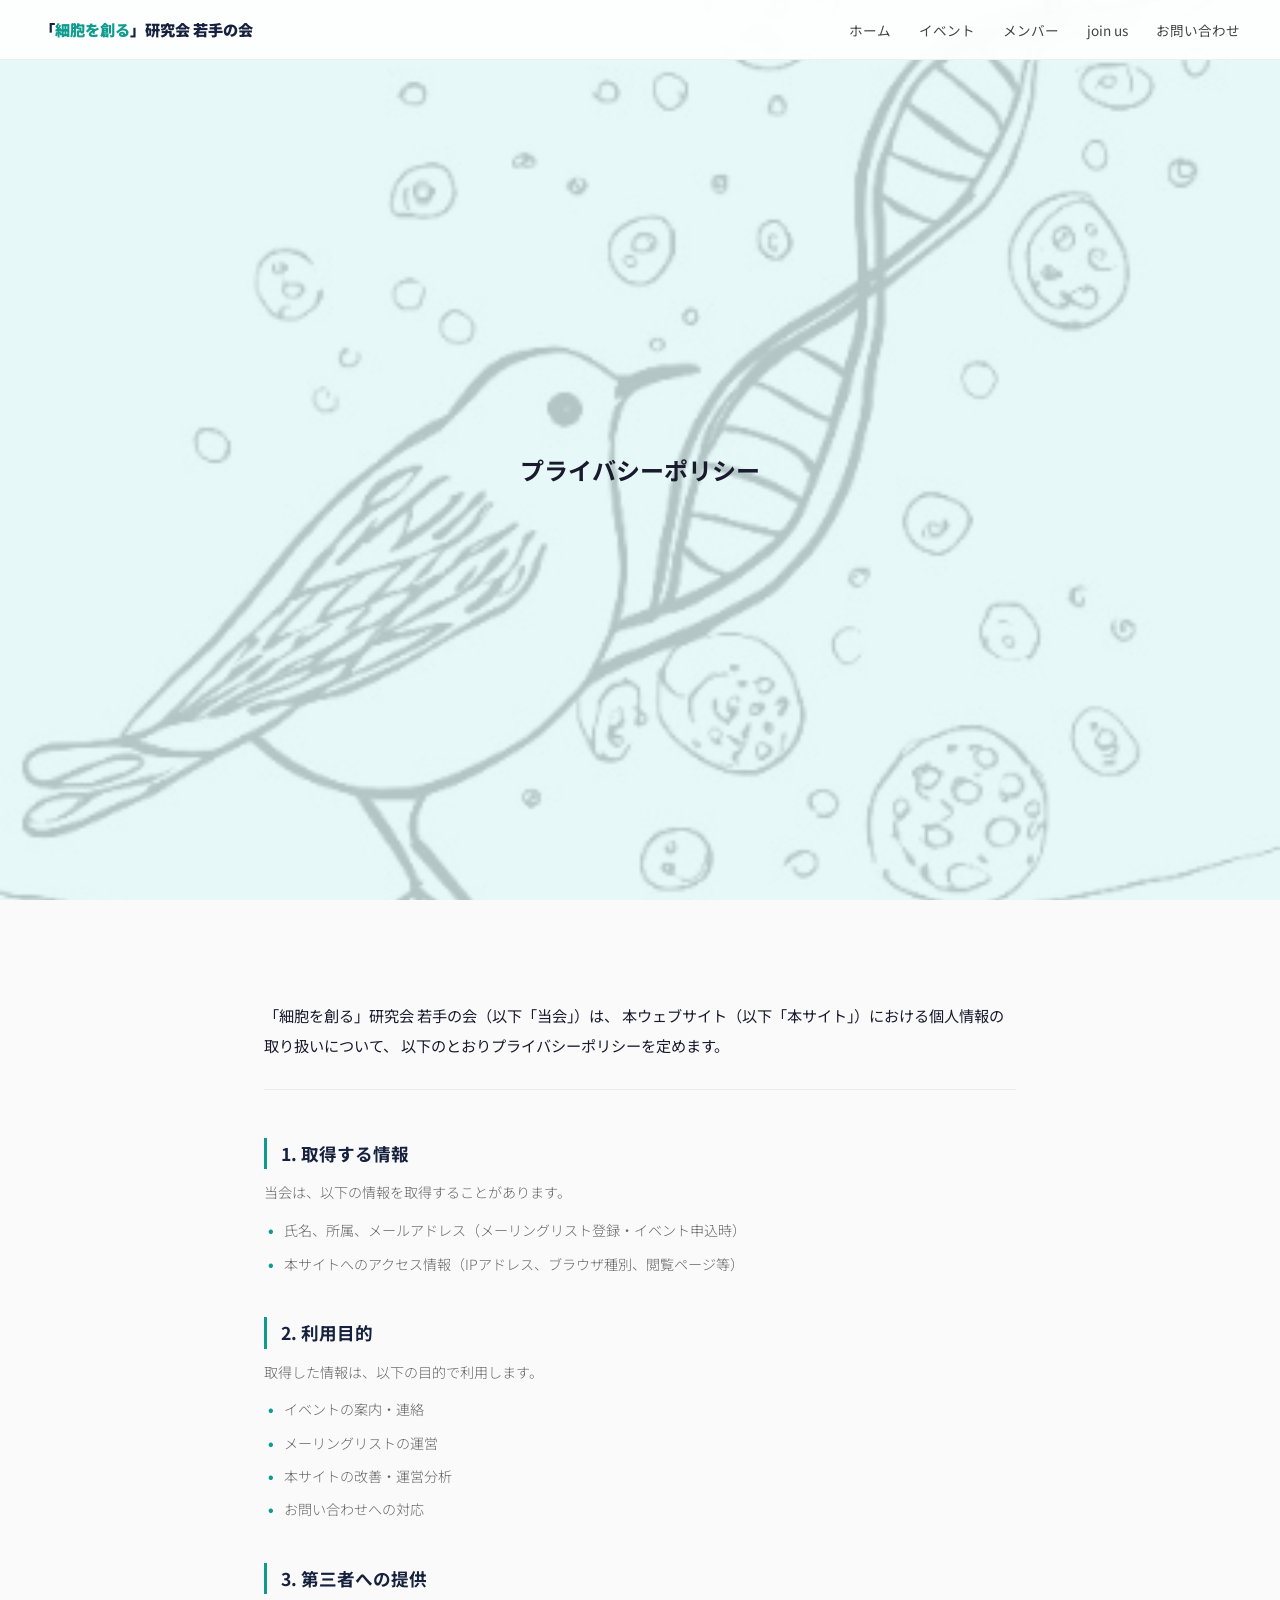
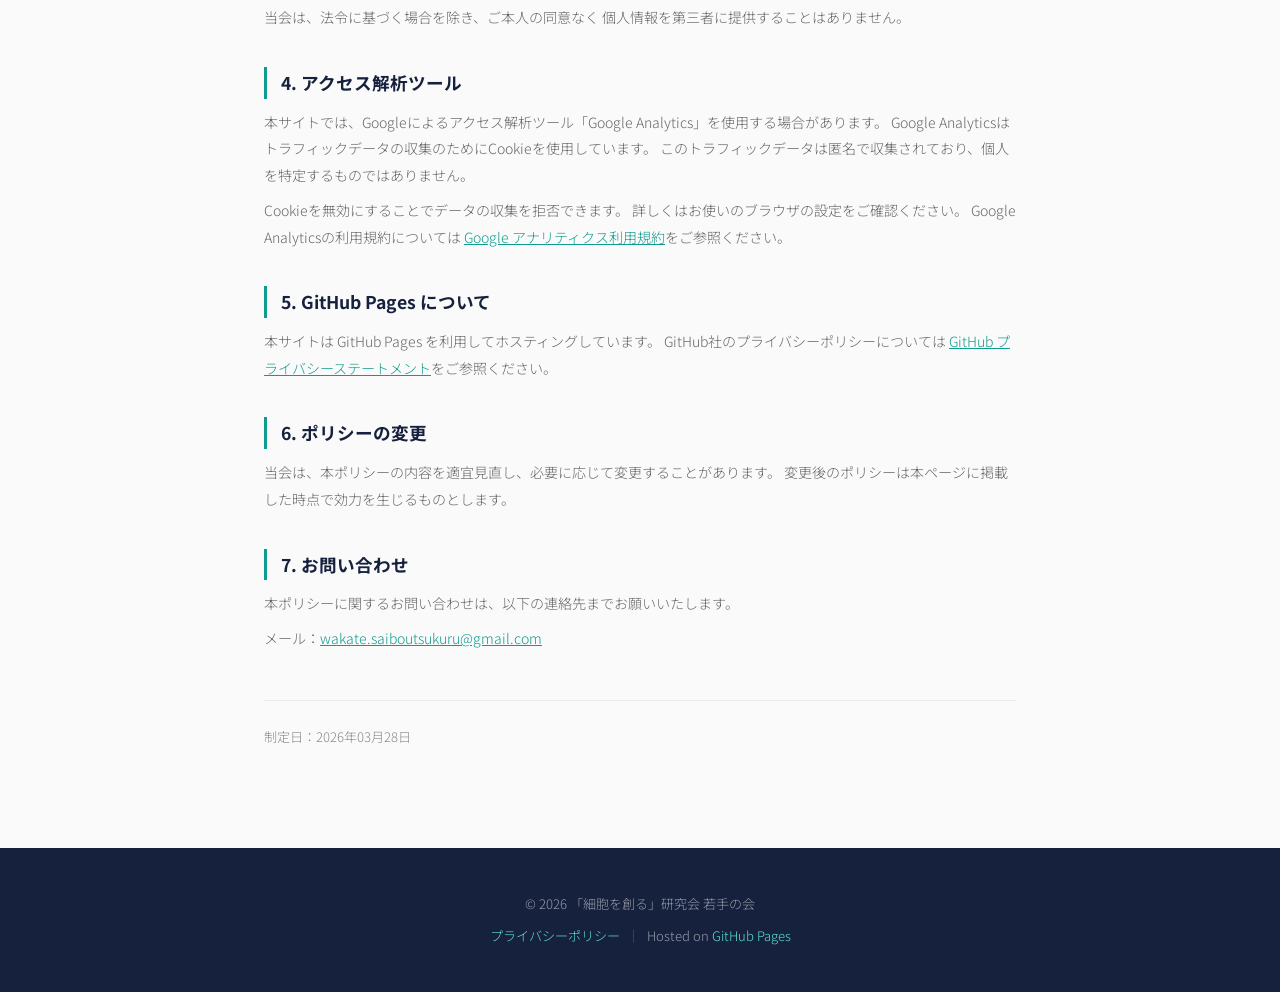
<file: privacy.html>
<!DOCTYPE html>
<html lang="ja">
<head>
  <meta charset="UTF-8">
  <meta name="viewport" content="width=device-width, initial-scale=1.0">
  <title>プライバシーポリシー — 「細胞を創る」研究会 若手の会</title>
  <meta name="description" content="「細胞を創る」研究会 若手の会のプライバシーポリシーです。">
  <meta property="og:type" content="website">
  <meta property="og:locale" content="ja_JP">
  <meta property="og:site_name" content="「細胞を創る」研究会 若手の会">
  <meta property="og:title" content="プライバシーポリシー — 「細胞を創る」研究会 若手の会">
  <meta property="og:description" content="「細胞を創る」研究会 若手の会のプライバシーポリシーです。">
  <meta name="twitter:card" content="summary">
  <meta name="twitter:title" content="プライバシーポリシー — 「細胞を創る」研究会 若手の会">
  <meta name="twitter:description" content="「細胞を創る」研究会 若手の会のプライバシーポリシーです。">
  <link rel="icon" href="images/f2PzmQbG_400x400.jpg" type="image/jpeg">

  <!-- スタイルシート -->
  <link rel="stylesheet" href="style.css">
  <link rel="stylesheet" href="https://unpkg.com/aos@2.3.4/dist/aos.css" />

  <!-- フォント -->
  <link rel="preconnect" href="https://fonts.googleapis.com">
  <link href="https://fonts.googleapis.com/css2?family=Noto+Sans+JP:wght@300;400;700;900&amp;display=swap" rel="stylesheet">
</head>
<body>

  <!-- ===== ナビゲーション ===== -->
  <nav class="site-nav">
    <a href="index.html" class="logo">
      「<span class="accent">細胞を創る</span>」研究会 若手の会
    </a>
    <button class="nav-toggle" onclick="document.querySelector('.nav-links').classList.toggle('open')">☰</button>
    <ul class="nav-links">
      <li><a href="index.html">ホーム</a></li>
      <li><a href="events.html">イベント</a></li>
      <li><a href="members.html">メンバー</a></li>
      <li><a href="joinus.html">join us</a></li>
      <li><a href="index.html#contact">お問い合わせ</a></li>
    </ul>
  </nav>


  <!-- ===== サブページ用ヒーロー ===== -->
  <section class="hero hero-sub">
    <div class="blob blob-1"></div>
    <div class="blob blob-2"></div>
    <h1 data-aos="fade-up">プライバシー<span class="accent">ポリシー</span></h1>
  </section>


  <!-- ===== ポリシー本文 ===== -->
  <!--
    ★★★ プライバシーポリシーの編集について ★★★

    下記はサンプルです。実際の運用に合わせて内容を修正してください。
    特に以下の点を確認・変更してください：
      - 団体名（「細胞を創る」研究会 若手の会）が正しいか
      - 取得する個人情報の範囲
      - Google Analytics 等のアクセス解析を使うかどうか
      - 問い合わせ先のメールアドレス
      - 制定日・改定日

    ★ 注意：これは法的文書のテンプレートです。
    必要に応じて法律の専門家にご確認ください。
  -->

  <section class="section policy-content">

    <p class="policy-lead" data-aos="fade-up">
      「細胞を創る」研究会 若手の会（以下「当会」）は、
      本ウェブサイト（以下「本サイト」）における個人情報の取り扱いについて、
      以下のとおりプライバシーポリシーを定めます。
    </p>

    <!-- ---------- 第1条 ---------- -->
    <div class="policy-section" data-aos="fade-up">
      <h2>1. 取得する情報</h2>
      <p>当会は、以下の情報を取得することがあります。</p>
      <ul>
        <li>氏名、所属、メールアドレス（メーリングリスト登録・イベント申込時）</li>
        <li>本サイトへのアクセス情報（IPアドレス、ブラウザ種別、閲覧ページ等）</li>
      </ul>
    </div>

    <!-- ---------- 第2条 ---------- -->
    <div class="policy-section" data-aos="fade-up">
      <h2>2. 利用目的</h2>
      <p>取得した情報は、以下の目的で利用します。</p>
      <ul>
        <li>イベントの案内・連絡</li>
        <li>メーリングリストの運営</li>
        <li>本サイトの改善・運営分析</li>
        <li>お問い合わせへの対応</li>
      </ul>
    </div>

    <!-- ---------- 第3条 ---------- -->
    <div class="policy-section" data-aos="fade-up">
      <h2>3. 第三者への提供</h2>
      <p>
        当会は、法令に基づく場合を除き、ご本人の同意なく
        個人情報を第三者に提供することはありません。
      </p>
    </div>

    <!-- ---------- 第4条 ---------- -->
    <!--
      ★ Google Analytics を使う場合はこのセクションを有効にしてください。
      使わない場合は削除してかまいません。
    -->
    <div class="policy-section" data-aos="fade-up">
      <h2>4. アクセス解析ツール</h2>
      <p>
        本サイトでは、Googleによるアクセス解析ツール「Google Analytics」を使用する場合があります。
        Google Analyticsはトラフィックデータの収集のためにCookieを使用しています。
        このトラフィックデータは匿名で収集されており、個人を特定するものではありません。
      </p>
      <p>
        Cookieを無効にすることでデータの収集を拒否できます。
        詳しくはお使いのブラウザの設定をご確認ください。
        Google Analyticsの利用規約については
        <a href="https://marketingplatform.google.com/about/analytics/terms/jp/" target="_blank" rel="noopener">
          Google アナリティクス利用規約</a>をご参照ください。
      </p>
    </div>

    <!-- ---------- 第5条 ---------- -->
    <div class="policy-section" data-aos="fade-up">
      <h2>5. GitHub Pages について</h2>
      <p>
        本サイトは GitHub Pages を利用してホスティングしています。
        GitHub社のプライバシーポリシーについては
        <a href="https://docs.github.com/ja/site-policy/privacy-policies/github-general-privacy-statement" target="_blank" rel="noopener">
          GitHub プライバシーステートメント</a>をご参照ください。
      </p>
    </div>

    <!-- ---------- 第6条 ---------- -->
    <div class="policy-section" data-aos="fade-up">
      <h2>6. ポリシーの変更</h2>
      <p>
        当会は、本ポリシーの内容を適宜見直し、必要に応じて変更することがあります。
        変更後のポリシーは本ページに掲載した時点で効力を生じるものとします。
      </p>
    </div>

    <!-- ---------- 第7条 ---------- -->
    <div class="policy-section" data-aos="fade-up">
      <h2>7. お問い合わせ</h2>
      <p>
        本ポリシーに関するお問い合わせは、以下の連絡先までお願いいたします。
      </p>
      <p>
        <!--
          ★ 下のメールアドレスを実際のアドレスに変更してください
        -->
        メール：<a href="mailto:wakate.saiboutsukuru@gmail.com">wakate.saiboutsukuru@gmail.com</a>
      </p>
    </div>

    <!-- ---------- 制定日 ---------- -->
    <div class="policy-date" data-aos="fade-up">
      <!--
        ★ 実際の制定日・改定日に変更してください
      -->
      <p>制定日：2026年03月28日</p>
      <!-- <p>改定日：2026年○月○日</p> -->
    </div>

  </section>


  <!-- ===== フッター ===== -->
  <footer class="site-footer">
    <p>© 2026 「細胞を創る」研究会 若手の会</p>
    <p class="mt-1">
      <a href="privacy.html">プライバシーポリシー</a>
      <span class="footer-sep">｜</span>
      Hosted on <a href="https://pages.github.com/" target="_blank" rel="noopener">GitHub Pages</a>
    </p>
  </footer>


  <!-- AOS 初期化 -->
  <script src="https://unpkg.com/aos@2.3.4/dist/aos.js"></script>
  <script>
    AOS.init({
      duration: 800,
      once: true,
      offset: 80,
      easing: 'ease-out'
    });
  </script>

</body>
</html>
</file>
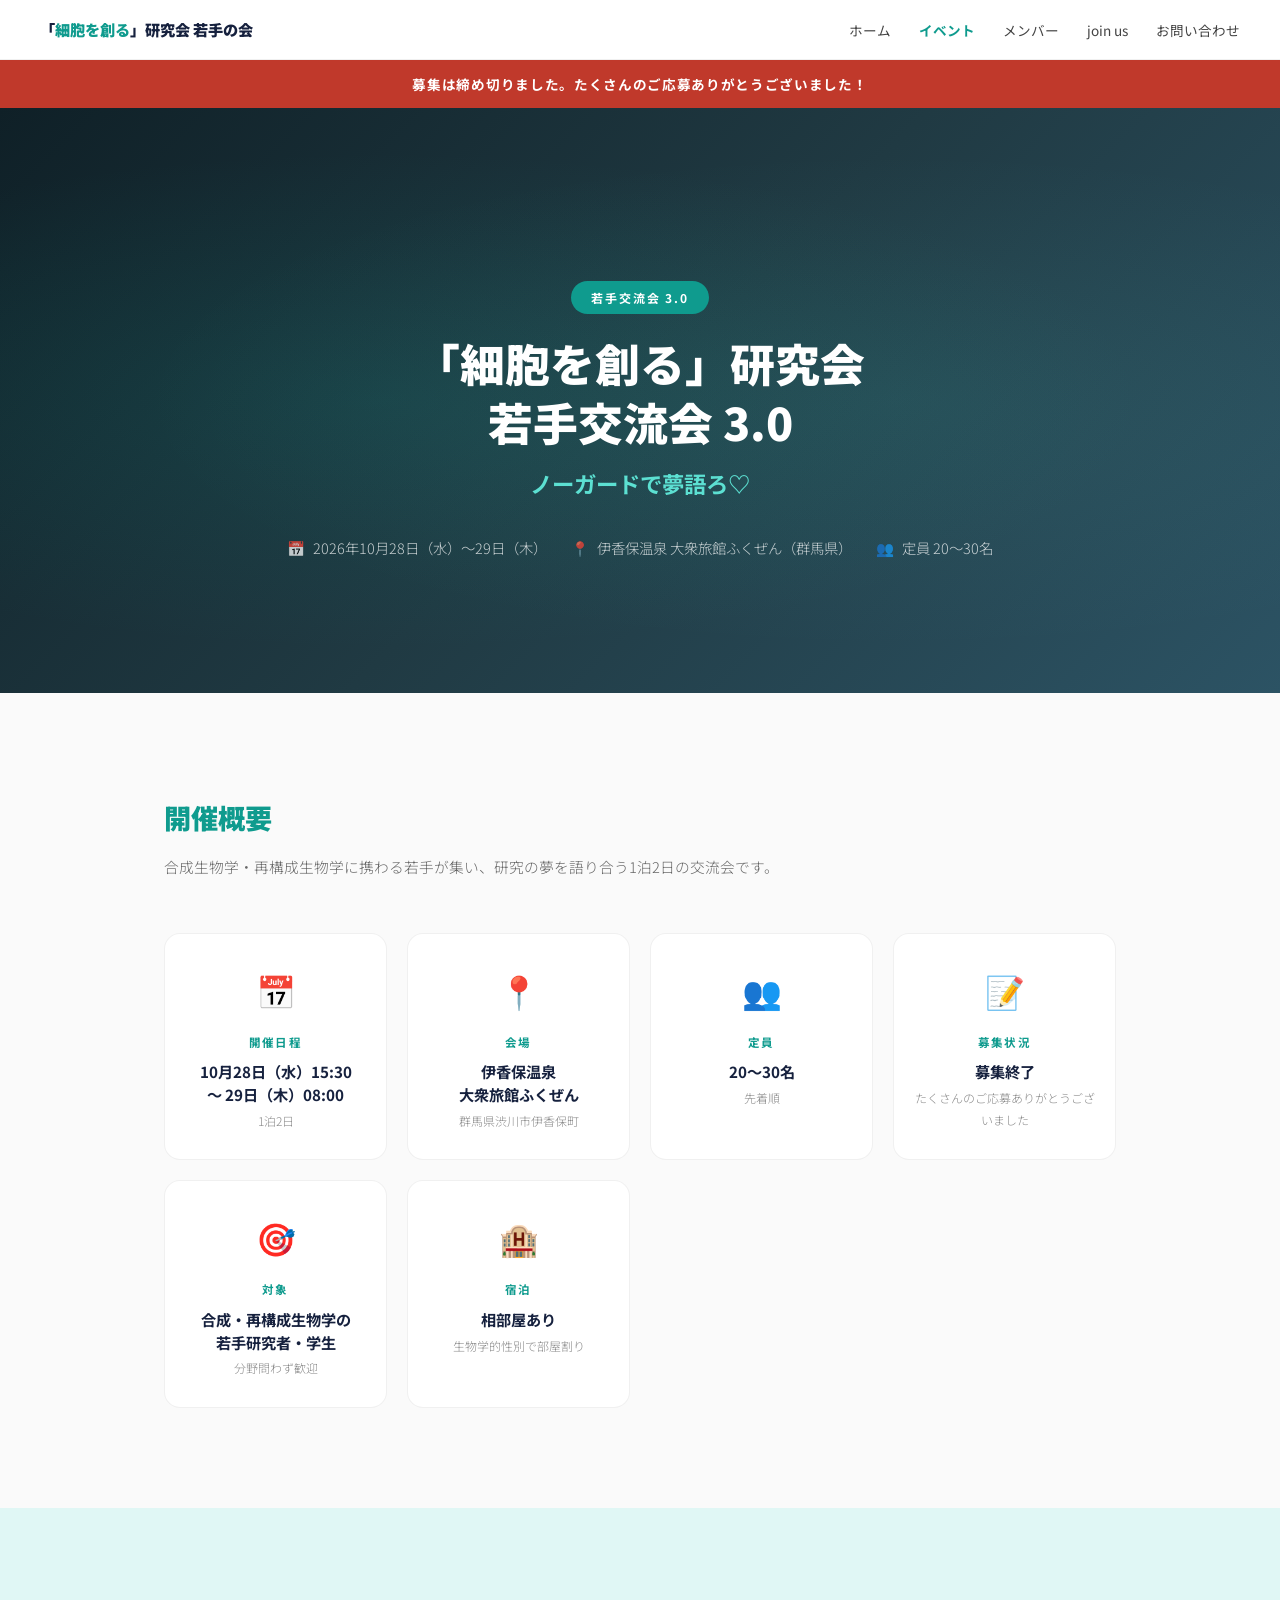
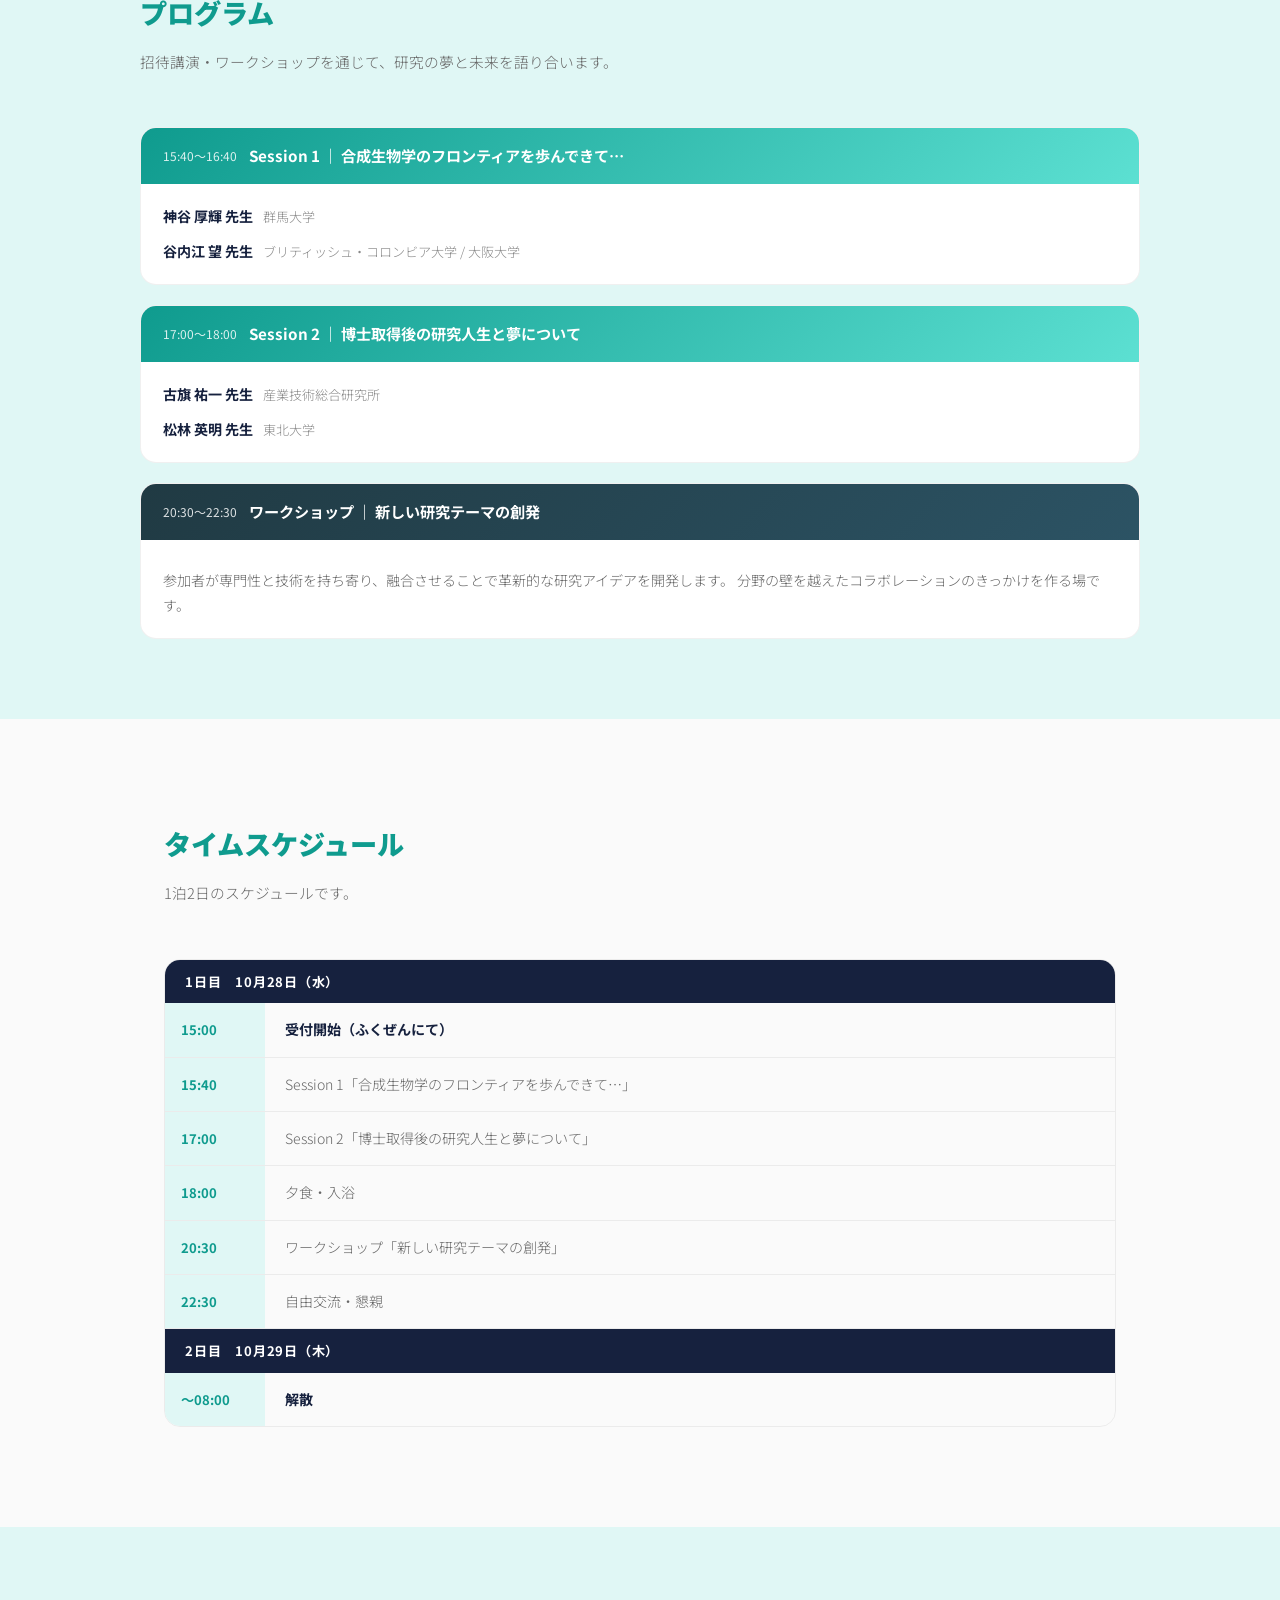
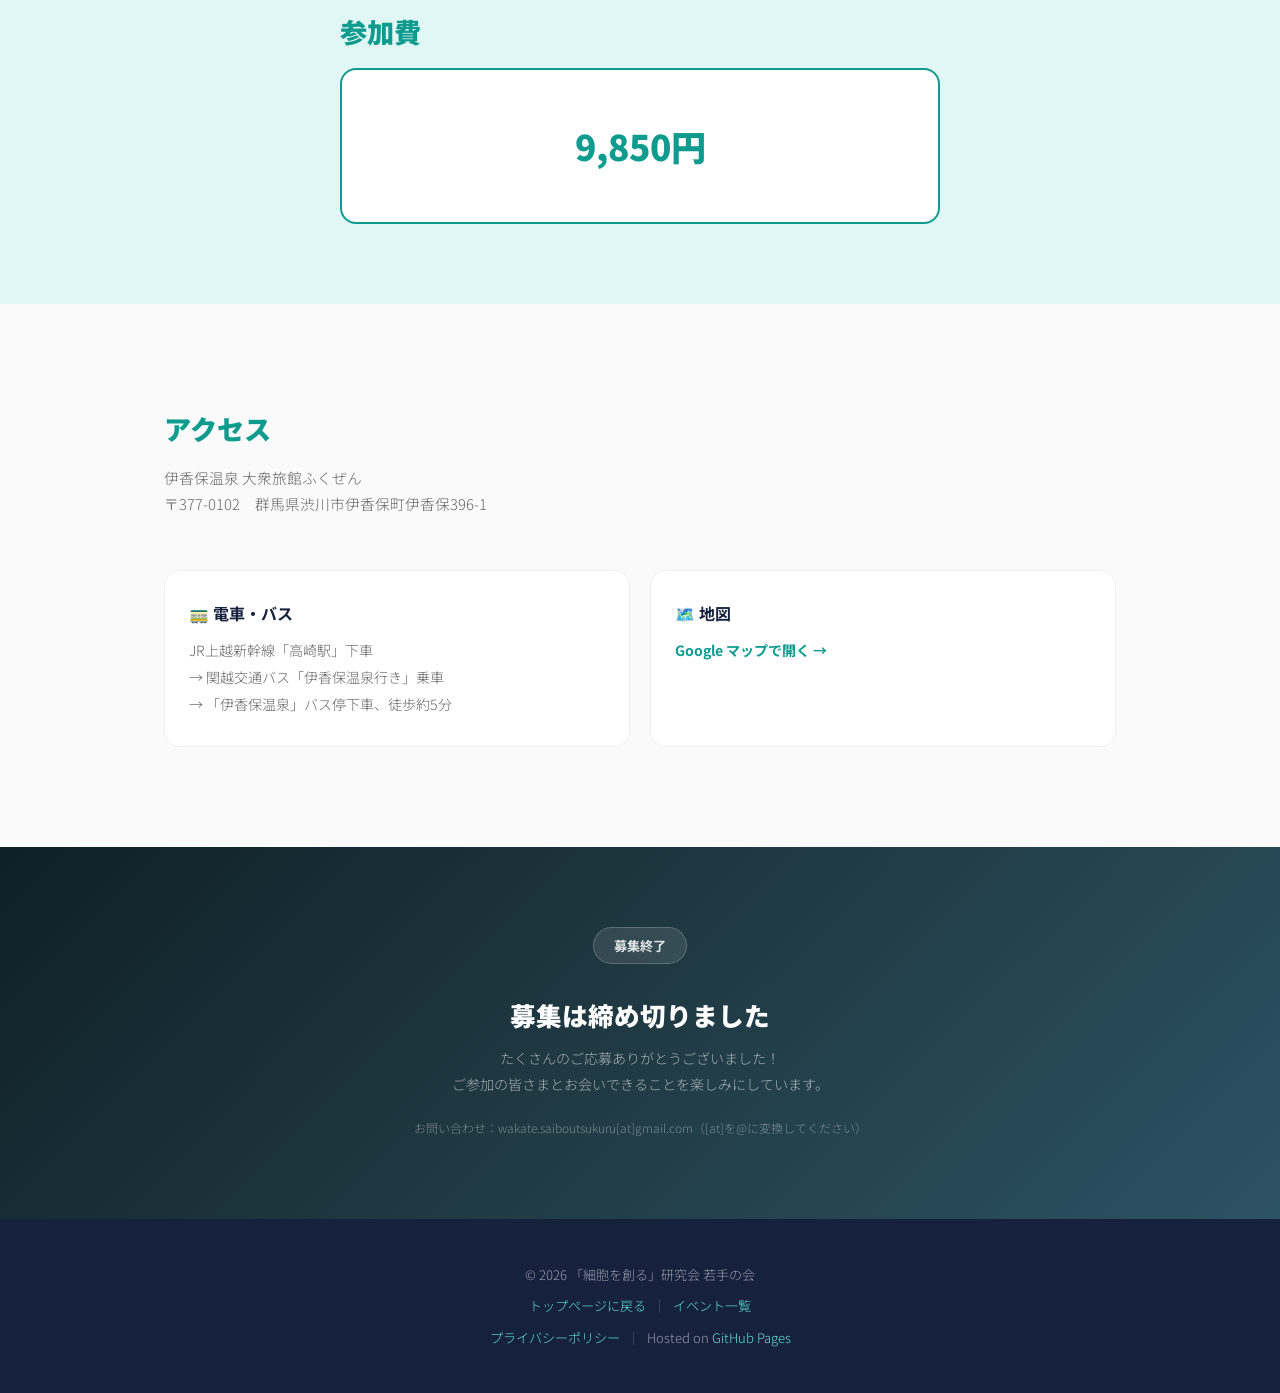
<file: wakate-koryu-3.html>
<!DOCTYPE html>
<html lang="ja">
<head>
  <meta charset="UTF-8">
  <meta name="viewport" content="width=device-width, initial-scale=1.0">
  <title>若手交流会 3.0 — 「細胞を創る」研究会 若手の会</title>
  <meta name="description" content="「細胞を創る」研究会若手交流会 3.0「ノーガードで夢語ろ♡」伊香保温泉にて開催。2026年10月28日〜29日。">
  <meta property="og:type" content="website">
  <meta property="og:locale" content="ja_JP">
  <meta property="og:site_name" content="「細胞を創る」研究会 若手の会">
  <meta property="og:title" content="若手交流会 3.0 — ノーガードで夢語ろ♡">
  <meta property="og:description" content="「細胞を創る」研究会若手交流会 3.0。伊香保温泉 大衆旅館ふくぜんにて2026年10月28日〜29日開催。">
  <link rel="icon" href="images/f2PzmQbG_400x400.jpg" type="image/jpeg">

  <link rel="stylesheet" href="style.css">
  <link rel="stylesheet" href="https://unpkg.com/aos@2.3.4/dist/aos.css" />
  <link rel="preconnect" href="https://fonts.googleapis.com">
  <link href="https://fonts.googleapis.com/css2?family=Noto+Sans+JP:wght@300;400;700;900&display=swap" rel="stylesheet">

  <style>
    /* ===== 交流会ページ専用スタイル ===== */

    .hero-koryu {
      min-height: 65vh;
      display: flex;
      flex-direction: column;
      justify-content: center;
      align-items: center;
      text-align: center;
      padding: 120px 24px 80px;
      background: linear-gradient(135deg, var(--c-dark-grad-1), var(--c-dark-grad-2), var(--c-dark-grad-3));
      position: relative;
      overflow: hidden;
    }

    .hero-koryu::before {
      content: '';
      position: absolute;
      inset: 0;
      background: radial-gradient(ellipse at 30% 50%, rgba(15,155,142,0.15) 0%, transparent 60%),
                  radial-gradient(ellipse at 70% 50%, rgba(92,224,210,0.08) 0%, transparent 60%);
      pointer-events: none;
    }

    .event-number {
      display: inline-block;
      background: var(--c-primary);
      color: #fff;
      font-size: 0.75rem;
      font-weight: 700;
      letter-spacing: 0.15em;
      padding: 6px 20px;
      border-radius: 20px;
      margin-bottom: 20px;
      position: relative;
    }

    .hero-koryu h1 {
      font-size: clamp(1.8rem, 5vw, 2.8rem);
      font-weight: 900;
      color: #fff;
      line-height: 1.3;
      margin-bottom: 12px;
      position: relative;
    }

    .hero-koryu .catchcopy {
      font-size: clamp(1rem, 3vw, 1.4rem);
      color: var(--c-primary-light);
      font-weight: 700;
      margin-bottom: 32px;
      position: relative;
    }

    .hero-koryu .hero-meta {
      display: flex;
      flex-wrap: wrap;
      justify-content: center;
      gap: 24px;
      position: relative;
    }

    .hero-koryu .hero-meta-item {
      display: flex;
      align-items: center;
      gap: 8px;
      color: rgba(255,255,255,0.75);
      font-size: 0.9rem;
      font-weight: 300;
    }

    /* 締切バナー */
    .deadline-bar {
      background: #c0392b;
      color: #fff;
      text-align: center;
      padding: 12px 24px;
      font-size: 0.85rem;
      font-weight: 700;
      letter-spacing: 0.05em;
      margin-top: 60px;
    }

    /* 情報カード */
    .info-grid {
      display: grid;
      grid-template-columns: repeat(auto-fit, minmax(200px, 1fr));
      gap: 20px;
    }

    .info-card {
      background: var(--c-card-bg);
      border-radius: 16px;
      padding: 28px 20px;
      border: 1px solid var(--c-border);
      text-align: center;
      transition: transform 0.3s, box-shadow 0.3s;
    }

    .info-card:hover {
      transform: translateY(-4px);
      box-shadow: 0 12px 32px rgba(0,0,0,0.07);
    }

    .info-card .info-icon { font-size: 2rem; margin-bottom: 12px; }
    .info-card .info-label {
      font-size: 0.72rem;
      font-weight: 700;
      color: var(--c-primary);
      letter-spacing: 0.1em;
      margin-bottom: 8px;
    }
    .info-card .info-value {
      font-size: 0.95rem;
      font-weight: 700;
      color: var(--c-dark);
      line-height: 1.5;
    }
    .info-card .info-sub {
      font-size: 0.75rem;
      color: var(--c-text-muted);
      font-weight: 300;
      margin-top: 4px;
    }

    /* セッションカード */
    .session-list {
      display: flex;
      flex-direction: column;
      gap: 20px;
    }

    .session-card {
      background: var(--c-card-bg);
      border-radius: 16px;
      border: 1px solid var(--c-border);
      overflow: hidden;
      transition: transform 0.3s, box-shadow 0.3s;
    }

    .session-card:hover {
      transform: translateY(-3px);
      box-shadow: 0 12px 32px rgba(0,0,0,0.07);
    }

    .session-header {
      background: linear-gradient(135deg, var(--c-primary), var(--c-primary-light));
      color: #fff;
      padding: 14px 22px;
      display: flex;
      align-items: center;
      gap: 12px;
    }

    .session-header.workshop {
      background: linear-gradient(135deg, var(--c-dark-grad-2), var(--c-dark-grad-3));
    }

    .session-time {
      font-size: 0.75rem;
      opacity: 0.85;
      font-weight: 400;
      white-space: nowrap;
    }

    .session-title {
      font-size: 0.95rem;
      font-weight: 700;
    }

    .session-body {
      padding: 20px 22px;
    }

    .speaker-list {
      display: flex;
      flex-direction: column;
      gap: 10px;
    }

    .speaker-item {
      display: flex;
      align-items: baseline;
      gap: 10px;
      font-size: 0.88rem;
    }

    .speaker-name {
      font-weight: 700;
      color: var(--c-dark);
      white-space: nowrap;
    }

    .speaker-affil {
      color: var(--c-text-muted);
      font-weight: 300;
      font-size: 0.82rem;
    }

    .session-desc {
      font-size: 0.88rem;
      color: var(--c-text-light);
      font-weight: 300;
      line-height: 1.8;
      margin-top: 8px;
    }

    /* タイムライン */
    .timetable {
      display: flex;
      flex-direction: column;
      gap: 0;
      border: 1px solid var(--c-border);
      border-radius: 16px;
      overflow: hidden;
    }

    .timetable-row {
      display: flex;
      border-bottom: 1px solid var(--c-border);
    }

    .timetable-row:last-child {
      border-bottom: none;
    }

    .timetable-time {
      flex-shrink: 0;
      width: 100px;
      padding: 14px 16px;
      background: var(--c-primary-pale);
      font-size: 0.82rem;
      font-weight: 700;
      color: var(--c-primary);
      display: flex;
      align-items: center;
    }

    .timetable-event {
      flex: 1;
      padding: 14px 20px;
      font-size: 0.88rem;
      color: var(--c-text-light);
      font-weight: 300;
      display: flex;
      align-items: center;
    }

    .timetable-event.highlight {
      font-weight: 700;
      color: var(--c-dark);
    }

    .timetable-day-header {
      background: var(--c-dark);
      color: #fff;
      padding: 10px 20px;
      font-size: 0.82rem;
      font-weight: 700;
      letter-spacing: 0.06em;
    }

    /* 参加費 */
    .fee-box {
      background: var(--c-card-bg);
      border-radius: 16px;
      border: 2px solid var(--c-primary);
      padding: 32px 28px;
      text-align: center;
    }

    .fee-amount {
      font-size: 2.2rem;
      font-weight: 900;
      color: var(--c-primary);
      margin: 12px 0;
    }

    .fee-note {
      font-size: 0.82rem;
      color: var(--c-text-muted);
      font-weight: 300;
      margin-top: 4px;
    }

    .fee-includes {
      display: flex;
      flex-direction: column;
      gap: 6px;
      margin-top: 20px;
      text-align: left;
    }

    .fee-includes-item {
      display: flex;
      align-items: center;
      gap: 8px;
      font-size: 0.85rem;
      color: var(--c-text-light);
      font-weight: 300;
    }

    .fee-includes-item.included::before {
      content: '✓';
      color: var(--c-primary);
      font-weight: 900;
    }

    .fee-includes-item.excluded::before {
      content: '×';
      color: #999;
      font-weight: 900;
    }

    /* アクセス */
    .access-card {
      background: var(--c-card-bg);
      border-radius: 16px;
      padding: 28px 24px;
      border: 1px solid var(--c-border);
    }

    .access-card h3 {
      font-size: 1rem;
      font-weight: 700;
      color: var(--c-dark);
      margin-bottom: 10px;
    }

    .access-card p {
      font-size: 0.88rem;
      color: var(--c-text-light);
      font-weight: 300;
      line-height: 1.9;
    }

    .access-grid {
      display: grid;
      grid-template-columns: repeat(auto-fit, minmax(260px, 1fr));
      gap: 20px;
    }

    /* CTA */
    .cta-section {
      background: linear-gradient(135deg, var(--c-dark-grad-1), var(--c-dark-grad-2), var(--c-dark-grad-3));
      padding: 80px 24px;
      text-align: center;
    }

    .cta-section h2 {
      font-size: 1.6rem;
      font-weight: 900;
      color: #fff;
      margin-bottom: 8px;
    }

    .cta-section .cta-sub {
      color: rgba(255,255,255,0.6);
      font-size: 0.88rem;
      font-weight: 300;
      margin-bottom: 12px;
    }

    .cta-deadline {
      display: inline-block;
      background: rgba(255,255,255,0.1);
      border: 1px solid rgba(255,255,255,0.2);
      color: rgba(255,255,255,0.85);
      font-size: 0.82rem;
      font-weight: 700;
      padding: 6px 20px;
      border-radius: 20px;
      margin-bottom: 28px;
    }

    .btn-large {
      display: inline-block;
      background: var(--c-primary);
      color: #fff;
      font-size: 1rem;
      font-weight: 700;
      padding: 18px 52px;
      border-radius: 50px;
      transition: transform 0.3s, box-shadow 0.3s;
    }

    .btn-large:hover {
      transform: translateY(-4px);
      box-shadow: 0 16px 40px rgba(15,155,142,0.4);
    }

    .cancel-policy {
      margin-top: 20px;
      color: rgba(255,255,255,0.4);
      font-size: 0.75rem;
      font-weight: 300;
    }

    @media (max-width: 768px) {
      .hero-koryu { min-height: 55vh; padding: 100px 20px 60px; }
      .timetable-time { width: 80px; font-size: 0.75rem; }
      .cta-section { padding: 60px 20px; }
    }
  </style>
</head>
<body>

  <!-- ===== ナビゲーション ===== -->
  <nav class="site-nav">
    <a href="index.html" class="logo">
      「<span class="accent">細胞を創る</span>」研究会 若手の会
    </a>
    <button class="nav-toggle" onclick="document.querySelector('.nav-links').classList.toggle('open')">☰</button>
    <ul class="nav-links">
      <li><a href="index.html">ホーム</a></li>
      <li><a href="events.html" class="current">イベント</a></li>
      <li><a href="members.html">メンバー</a></li>
      <li><a href="joinus.html">join us</a></li>
      <li><a href="index.html#contact">お問い合わせ</a></li>
    </ul>
  </nav>


  <!-- ===== 締切バナー ===== -->
  <div class="deadline-bar">
    募集は締め切りました。たくさんのご応募ありがとうございました！
  </div>


  <!-- ===== ヒーロー ===== -->
  <section class="hero-koryu">
    <div class="event-number" data-aos="fade-down">若手交流会 3.0</div>
    <h1 data-aos="fade-up">
      <a href="https://connpass.com/event/403059/" target="_blank" rel="noopener" style="color: inherit; text-decoration: none;">
        「細胞を創る」研究会<br>若手交流会 3.0
      </a>
    </h1>
    <p class="catchcopy" data-aos="fade-up" data-aos-delay="100">
      ノーガードで夢語ろ♡
    </p>
    <div class="hero-meta" data-aos="fade-up" data-aos-delay="200">
      <div class="hero-meta-item">
        <span>📅</span>
        <span>2026年10月28日（水）〜29日（木）</span>
      </div>
      <div class="hero-meta-item">
        <span>📍</span>
        <span>伊香保温泉 大衆旅館ふくぜん（群馬県）</span>
      </div>
      <div class="hero-meta-item">
        <span>👥</span>
        <span>定員 20〜30名</span>
      </div>
    </div>
  </section>


  <!-- ===== 開催概要 ===== -->
  <section class="section">
    <h2 class="section-title" data-aos="fade-up">
      <span class="accent">開催概要</span>
    </h2>
    <p class="section-sub" data-aos="fade-up" data-aos-delay="100">
      合成生物学・再構成生物学に携わる若手が集い、研究の夢を語り合う1泊2日の交流会です。
    </p>

    <div class="info-grid">
      <div class="info-card" data-aos="fade-up" data-aos-delay="100">
        <div class="info-icon">📅</div>
        <div class="info-label">開催日程</div>
        <div class="info-value">10月28日（水）15:30<br>〜 29日（木）08:00</div>
        <div class="info-sub">1泊2日</div>
      </div>
      <div class="info-card" data-aos="fade-up" data-aos-delay="150">
        <div class="info-icon">📍</div>
        <div class="info-label">会場</div>
        <div class="info-value">伊香保温泉<br>大衆旅館ふくぜん</div>
        <div class="info-sub">群馬県渋川市伊香保町</div>
      </div>
      <div class="info-card" data-aos="fade-up" data-aos-delay="200">
        <div class="info-icon">👥</div>
        <div class="info-label">定員</div>
        <div class="info-value">20〜30名</div>
        <div class="info-sub">先着順</div>
      </div>
      <div class="info-card" data-aos="fade-up" data-aos-delay="250">
        <div class="info-icon">📝</div>
        <div class="info-label">募集状況</div>
        <div class="info-value">募集終了</div>
        <div class="info-sub">たくさんのご応募ありがとうございました</div>
      </div>
      <div class="info-card" data-aos="fade-up" data-aos-delay="300">
        <div class="info-icon">🎯</div>
        <div class="info-label">対象</div>
        <div class="info-value">合成・再構成生物学の<br>若手研究者・学生</div>
        <div class="info-sub">分野問わず歓迎</div>
      </div>
      <div class="info-card" data-aos="fade-up" data-aos-delay="350">
        <div class="info-icon">🏨</div>
        <div class="info-label">宿泊</div>
        <div class="info-value">相部屋あり</div>
        <div class="info-sub">生物学的性別で部屋割り</div>
      </div>
    </div>
  </section>


  <!-- ===== プログラム ===== -->
  <section class="section" style="background: var(--c-primary-pale); max-width: 100%; padding: 80px 24px;">
    <div style="max-width: var(--max-width); margin: 0 auto;">
      <h2 class="section-title" data-aos="fade-up">
        <span class="accent">プログラム</span>
      </h2>
      <p class="section-sub" data-aos="fade-up" data-aos-delay="100">
        招待講演・ワークショップを通じて、研究の夢と未来を語り合います。
      </p>

      <div class="session-list">

        <!-- Session 1 -->
        <div class="session-card" data-aos="fade-up" data-aos-delay="100">
          <div class="session-header">
            <span class="session-time">15:40〜16:40</span>
            <span class="session-title">Session 1 ｜ 合成生物学のフロンティアを歩んできて…</span>
          </div>
          <div class="session-body">
            <div class="speaker-list">
              <div class="speaker-item">
                <span class="speaker-name">神谷 厚輝 先生</span>
                <span class="speaker-affil">群馬大学</span>
              </div>
              <div class="speaker-item">
                <span class="speaker-name">谷内江 望 先生</span>
                <span class="speaker-affil">ブリティッシュ・コロンビア大学 / 大阪大学</span>
              </div>
            </div>
          </div>
        </div>

        <!-- Session 2 -->
        <div class="session-card" data-aos="fade-up" data-aos-delay="150">
          <div class="session-header">
            <span class="session-time">17:00〜18:00</span>
            <span class="session-title">Session 2 ｜ 博士取得後の研究人生と夢について</span>
          </div>
          <div class="session-body">
            <div class="speaker-list">
              <div class="speaker-item">
                <span class="speaker-name">古旗 祐一 先生</span>
                <span class="speaker-affil">産業技術総合研究所</span>
              </div>
              <div class="speaker-item">
                <span class="speaker-name">松林 英明 先生</span>
                <span class="speaker-affil">東北大学</span>
              </div>
            </div>
          </div>
        </div>

        <!-- ワークショップ -->
        <div class="session-card" data-aos="fade-up" data-aos-delay="200">
          <div class="session-header workshop">
            <span class="session-time">20:30〜22:30</span>
            <span class="session-title">ワークショップ ｜ 新しい研究テーマの創発</span>
          </div>
          <div class="session-body">
            <p class="session-desc">
              参加者が専門性と技術を持ち寄り、融合させることで革新的な研究アイデアを開発します。
              分野の壁を越えたコラボレーションのきっかけを作る場です。
            </p>
          </div>
        </div>

      </div>
    </div>
  </section>


  <!-- ===== タイムスケジュール ===== -->
  <section class="section">
    <h2 class="section-title" data-aos="fade-up">
      <span class="accent">タイムスケジュール</span>
    </h2>
    <p class="section-sub" data-aos="fade-up" data-aos-delay="100">
      1泊2日のスケジュールです。
    </p>

    <div class="timetable" data-aos="fade-up" data-aos-delay="150">
      <div class="timetable-day-header">1日目　10月28日（水）</div>
      <div class="timetable-row">
        <div class="timetable-time">15:00</div>
        <div class="timetable-event highlight">受付開始（ふくぜんにて）</div>
      </div>
      <div class="timetable-row">
        <div class="timetable-time">15:40</div>
        <div class="timetable-event">Session 1「合成生物学のフロンティアを歩んできて…」</div>
      </div>
      <div class="timetable-row">
        <div class="timetable-time">17:00</div>
        <div class="timetable-event">Session 2「博士取得後の研究人生と夢について」</div>
      </div>
      <div class="timetable-row">
        <div class="timetable-time">18:00</div>
        <div class="timetable-event">夕食・入浴</div>
      </div>
      <div class="timetable-row">
        <div class="timetable-time">20:30</div>
        <div class="timetable-event">ワークショップ「新しい研究テーマの創発」</div>
      </div>
      <div class="timetable-row">
        <div class="timetable-time">22:30</div>
        <div class="timetable-event">自由交流・懇親</div>
      </div>

      <div class="timetable-day-header">2日目　10月29日（木）</div>
      <div class="timetable-row">
        <div class="timetable-time">〜08:00</div>
        <div class="timetable-event highlight">解散</div>
      </div>
    </div>
  </section>


  <!-- ===== 参加費 ===== -->
  <section class="section" style="background: var(--c-primary-pale); max-width: 100%; padding: 80px 24px;">
    <div style="max-width: 600px; margin: 0 auto;">
      <h2 class="section-title" data-aos="fade-up">
        <span class="accent">参加費</span>
      </h2>
      <div class="fee-box" data-aos="fade-up" data-aos-delay="150">
        <div class="fee-amount">9,850円</div>
      </div>
    </div>
  </section>


  <!-- ===== アクセス ===== -->
  <section class="section">
    <h2 class="section-title" data-aos="fade-up">
      <span class="accent">アクセス</span>
    </h2>
    <p class="section-sub" data-aos="fade-up" data-aos-delay="100">
      伊香保温泉 大衆旅館ふくぜん<br>
      〒377-0102　群馬県渋川市伊香保町伊香保396-1
    </p>

    <div class="access-grid">
      <div class="access-card" data-aos="fade-up" data-aos-delay="100">
        <h3>🚃 電車・バス</h3>
        <p>
          JR上越新幹線「高崎駅」下車<br>
          → 関越交通バス「伊香保温泉行き」乗車<br>
          → 「伊香保温泉」バス停下車、徒歩約5分
        </p>
      </div>
<div class="access-card" data-aos="fade-up" data-aos-delay="200">
        <h3>🗺️ 地図</h3>
        <p>
          <a href="https://maps.google.com/?q=群馬県渋川市伊香保町伊香保396-1" target="_blank" rel="noopener" style="color: var(--c-primary); font-weight: 700;">Google マップで開く →</a>
        </p>
      </div>
    </div>
  </section>


  <!-- ===== 申し込み ===== -->
  <section class="cta-section">
    <div class="cta-deadline" data-aos="fade-down">募集終了</div>
    <h2 data-aos="fade-up">募集は締め切りました</h2>
    <p class="cta-sub" data-aos="fade-up" data-aos-delay="100">
      たくさんのご応募ありがとうございました！<br>
      ご参加の皆さまとお会いできることを楽しみにしています。
    </p>
    <p class="cancel-policy" data-aos="fade-up" data-aos-delay="300">
      お問い合わせ：wakate.saiboutsukuru[at]gmail.com（[at]を@に変換してください）
    </p>
  </section>


  <!-- ===== フッター ===== -->
  <footer class="site-footer">
    <p>© 2026 「細胞を創る」研究会 若手の会</p>
    <p class="mt-1">
      <a href="index.html">トップページに戻る</a>
      <span class="footer-sep">｜</span>
      <a href="events.html">イベント一覧</a>
    </p>
    <p class="mt-1">
      <a href="privacy.html">プライバシーポリシー</a>
      <span class="footer-sep">｜</span>
      Hosted on <a href="https://pages.github.com/" target="_blank" rel="noopener">GitHub Pages</a>
    </p>
  </footer>


  <script src="https://unpkg.com/aos@2.3.4/dist/aos.js"></script>
  <script>
    AOS.init({ duration: 800, once: true, offset: 80, easing: 'ease-out' });
  </script>

</body>
</html>
</file>
<file: style.css>
/* ==========================================================
   「細胞を創る」研究会 若手の会 — 共通スタイルシート
   
   ★ 編集ガイド ★
   - 色を変えたい → 下の :root { } 内の変数を変更
   - フォントを変えたい → --font-body, --font-display を変更
   - 各セクションのスタイルはコメントで区切ってあります
   ========================================================== */

/* ---------- カラー・フォント設定（ここで一括変更） ---------- */
:root {
  /* メインカラー */
  --c-primary: #0f9b8e;
  --c-primary-light: #5ce0d2;
  --c-primary-pale: #e0f7f5;

  /* ダークカラー */
  --c-dark: #16213e;
  --c-dark-grad-1: #0f2027;
  --c-dark-grad-2: #203a43;
  --c-dark-grad-3: #2c5364;

  /* テキスト */
  --c-text: #1a1a2e;
  --c-text-light: #666;
  --c-text-muted: #888;

  /* 背景 */
  --c-bg: #fafafa;
  --c-card-bg: #fff;
  --c-border: rgba(0, 0, 0, 0.06);

  /* フォント */
  --font-body: 'Noto Sans JP', sans-serif;
  --font-display: 'Noto Sans JP', sans-serif;

  /* レイアウト */
  --max-width: 1000px;
  --nav-height: 60px;
}


/* ---------- リセット ---------- */
*,
*::before,
*::after {
  margin: 0;
  padding: 0;
  box-sizing: border-box;
}

html {
  scroll-behavior: smooth;
}

body {
  font-family: var(--font-body);
  color: var(--c-text);
  background: var(--c-bg);
  line-height: 1.8;
}

img {
  max-width: 100%;
  height: auto;
  display: block;
}

a {
  color: inherit;
  text-decoration: none;
}


/* ==========================================================
   ナビゲーション
   ========================================================== */
.site-nav {
  position: fixed;
  top: 0;
  width: 100%;
  background: rgba(255, 255, 255, 0.92);
  backdrop-filter: blur(12px);
  -webkit-backdrop-filter: blur(12px);
  z-index: 100;
  padding: 0 40px;
  height: var(--nav-height);
  display: flex;
  justify-content: space-between;
  align-items: center;
  border-bottom: 1px solid var(--c-border);
}

.site-nav .logo {
  font-weight: 900;
  font-size: 0.95rem;
  color: var(--c-dark);
  white-space: nowrap;
}

.site-nav .logo .accent {
  color: var(--c-primary);
}

.site-nav .nav-links {
  list-style: none;
  display: flex;
  gap: 28px;
}

.site-nav .nav-links a {
  font-size: 0.85rem;
  font-weight: 400;
  color: #444;
  transition: color 0.3s;
  position: relative;
}

.site-nav .nav-links a::after {
  content: '';
  position: absolute;
  bottom: -4px;
  left: 0;
  width: 0;
  height: 2px;
  background: var(--c-primary);
  transition: width 0.3s;
}

.site-nav .nav-links a:hover {
  color: var(--c-primary);
}

.site-nav .nav-links a:hover::after {
  width: 100%;
}

/* 現在のページをハイライト */
.site-nav .nav-links a.current {
  color: var(--c-primary);
  font-weight: 700;
}

/* ハンバーガーメニュー（モバイル用） */
.nav-toggle {
  display: none;
  background: none;
  border: none;
  font-size: 1.5rem;
  cursor: pointer;
  color: var(--c-dark);
}


/* ==========================================================
   ヒーローセクション
   ========================================================== */
.hero {
  min-height: 100vh;
  display: flex;
  flex-direction: column;
  justify-content: center;
  align-items: center;
  text-align: center;
  padding: 120px 24px 80px;
  background: var(--c-primary-pale);
  position: relative;
  overflow: hidden;
}

/* ★ 背景画像（::before で重ねる） */
.hero::before {
  content: '';
  position: absolute;
  top: 0;
  left: 0;
  width: 100%;
  height: 100%;
  background-image: url('images/f2PzmQbG_400x400.jpg');  /* ← 画像パスをここで指定 */
  background-size: cover;                        /* ← 画像の大きさ（※下で解説） */
  background-position: center;                   /* ← 画像のどこを中心にするか */
  background-repeat: no-repeat;
  opacity: 0.2;                                  /* ← 透明度（0=完全透明 〜 1=不透明） */
  pointer-events: none;                          /* クリックを透過させる */
  z-index: 0;
}
/* ==========================================================
   ボタン
   ========================================================== */
.btn {
  display: inline-block;
  padding: 14px 36px;
  border-radius: 50px;
  font-weight: 700;
  font-size: 0.9rem;
  transition: transform 0.3s, box-shadow 0.3s;
  position: relative;
  cursor: pointer;
  border: none;
}

.btn:hover {
  transform: translateY(-3px);
}

.btn-primary {
  background: var(--c-primary);
  color: #fff;
}

.btn-primary:hover {
  box-shadow: 0 12px 32px rgba(15, 155, 142, 0.35);
}

.btn-outline {
  background: transparent;
  color: var(--c-dark);
  border: 2px solid rgba(255, 255, 255, 0.3);
}

.btn-outline:hover {
  border-color: var(--c-primary-light);
  color: var(--c-primary-light);
  box-shadow: none;
}


/* ==========================================================
   セクション共通
   ========================================================== */
.section {
  padding: 100px 24px;
  max-width: var(--max-width);
  margin: 0 auto;
}

.section-wide {
  max-width: 1200px;
}

.section-title {
  font-family: var(--font-display);
  font-size: 1.7rem;
  font-weight: 900;
  margin-bottom: 12px;
  color: var(--c-dark);
}

.section-title .accent {
  color: var(--c-primary);
}

.section-sub {
  color: var(--c-text-light);
  font-size: 0.92rem;
  margin-bottom: 52px;
  font-weight: 300;
}

.text-center {
  text-align: center;
}


/* ==========================================================
   カードグリッド
   ========================================================== */
.card-grid {
  display: grid;
  grid-template-columns: repeat(auto-fit, minmax(280px, 1fr));
  gap: 24px;
}

.card {
  background: var(--c-card-bg);
  border-radius: 16px;
  padding: 32px 24px;
  border: 1px solid var(--c-border);
  transition: transform 0.3s, box-shadow 0.3s;
}

.card:hover {
  transform: translateY(-5px);
  box-shadow: 0 16px 40px rgba(0, 0, 0, 0.07);
}

.card .icon {
  width: 52px;
  height: 52px;
  background: linear-gradient(135deg, var(--c-primary), var(--c-primary-light));
  border-radius: 14px;
  display: flex;
  align-items: center;
  justify-content: center;
  font-size: 1.4rem;
  margin-bottom: 18px;
}

.card h3 {
  font-size: 1.1rem;
  font-weight: 700;
  margin-bottom: 8px;
  color: var(--c-dark);
}

.card p {
  font-size: 0.88rem;
  color: var(--c-text-light);
  font-weight: 300;
}


/* ==========================================================
   タイムライン（イベント用）
   ========================================================== */
.timeline {
  position: relative;
  padding-left: 40px;
}

.timeline::before {
  content: '';
  position: absolute;
  left: 14px;
  top: 0;
  bottom: 0;
  width: 2px;
  background: linear-gradient(to bottom, var(--c-primary), var(--c-primary-light), transparent);
}

.timeline-item {
  position: relative;
  margin-bottom: 44px;
}

.timeline-item::before {
  content: '';
  position: absolute;
  left: -32px;
  top: 6px;
  width: 12px;
  height: 12px;
  border-radius: 50%;
  background: var(--c-primary);
  border: 3px solid #fff;
  box-shadow: 0 0 0 3px rgba(15, 155, 142, 0.2);
}

.timeline-item .date {
  font-size: 0.78rem;
  color: var(--c-primary);
  font-weight: 700;
  margin-bottom: 4px;
  letter-spacing: 0.06em;
}

.timeline-item h3 {
  font-size: 1.05rem;
  font-weight: 700;
  margin-bottom: 6px;
  color: var(--c-dark);
}

.timeline-item p {
  font-size: 0.88rem;
  color: var(--c-text-light);
  font-weight: 300;
}


/* ==========================================================
   イベント一覧（events.html 用）
   ========================================================== */
.event-list {
  display: flex;
  flex-direction: column;
  gap: 20px;
}

.event-entry {
  display: flex;
  gap: 24px;
  background: var(--c-card-bg);
  border-radius: 16px;
  padding: 28px 24px;
  border: 1px solid var(--c-border);
  transition: transform 0.3s, box-shadow 0.3s;
}

.event-entry:hover {
  transform: translateY(-3px);
  box-shadow: 0 12px 32px rgba(0, 0, 0, 0.06);
}

/* 日付バッジ */
.event-date-badge {
  flex-shrink: 0;
  width: 72px;
  display: flex;
  flex-direction: column;
  align-items: center;
  justify-content: center;
  background: linear-gradient(135deg, var(--c-primary), var(--c-primary-light));
  border-radius: 12px;
  padding: 12px 8px;
  color: #fff;
  line-height: 1.2;
}

.event-date-badge .month {
  font-size: 0.7rem;
  font-weight: 700;
  text-transform: uppercase;
  letter-spacing: 0.08em;
  opacity: 0.85;
}

.event-date-badge .day {
  font-size: 1.6rem;
  font-weight: 900;
}

.event-date-badge .year {
  font-size: 0.65rem;
  font-weight: 400;
  opacity: 0.7;
}

.event-info h3 {
  font-size: 1.1rem;
  font-weight: 700;
  color: var(--c-dark);
  margin-bottom: 6px;
}

.event-info p {
  font-size: 0.88rem;
  color: var(--c-text-light);
  font-weight: 300;
}

.event-meta {
  display: flex;
  flex-wrap: wrap;
  gap: 16px;
  margin-bottom: 8px;
}

.event-meta span {
  font-size: 0.8rem;
  color: var(--c-text-muted);
}

.event-link {
  display: inline-block;
  margin-top: 10px;
  font-size: 0.85rem;
  font-weight: 700;
  color: var(--c-primary);
  transition: color 0.2s;
}

.event-link:hover {
  color: var(--c-dark);
  text-decoration: underline;
}

.event-status {
  display: inline-block;
  margin-top: 10px;
  font-size: 0.72rem;
  font-weight: 700;
  padding: 3px 14px;
  border-radius: 20px;
}

.event-status.upcoming {
  color: var(--c-primary);
  background: var(--c-primary-pale);
}

.event-status.past {
  color: var(--c-text-muted);
  background: #f0f0f0;
}


/* ==========================================================
   記事ページ（events/ 内の個別レポート用）
   ========================================================== */
.article-content {
  max-width: 800px;
}

.article-meta {
  margin-bottom: 40px;
}

.meta-table {
  width: 100%;
  border-collapse: collapse;
  font-size: 0.88rem;
}

.meta-table th {
  text-align: left;
  font-weight: 700;
  color: var(--c-dark);
  padding: 10px 16px;
  width: 120px;
  background: var(--c-primary-pale);
  border-bottom: 1px solid var(--c-border);
  white-space: nowrap;
}

.meta-table td {
  padding: 10px 16px;
  color: var(--c-text-light);
  font-weight: 300;
  border-bottom: 1px solid var(--c-border);
}

.article-content h2 {
  font-size: 1.15rem;
  font-weight: 700;
  color: var(--c-dark);
  margin: 40px 0 12px;
  padding-left: 14px;
  border-left: 3px solid var(--c-primary);
}

.article-content p {
  font-size: 0.92rem;
  color: var(--c-text-light);
  font-weight: 300;
  margin-bottom: 16px;
  line-height: 2;
}

.article-img {
  width: 100%;
  border-radius: 12px;
  margin: 8px 0;
}

.article-content figure {
  margin: 24px 0;
}

.article-content figcaption {
  text-align: center;
  font-size: 0.8rem;
  color: var(--c-text-muted);
  font-weight: 300;
  margin-top: 8px;
}

.back-link {
  margin-top: 56px;
  padding-top: 24px;
  border-top: 1px solid var(--c-border);
}

.back-link a {
  font-size: 0.88rem;
  font-weight: 700;
  color: var(--c-primary);
  transition: color 0.2s;
}

.back-link a:hover {
  color: var(--c-dark);
}


/* ==========================================================
   リンク集（トップページ用）
   ========================================================== */
.link-grid {
  display: grid;
  grid-template-columns: repeat(auto-fit, minmax(260px, 1fr));
  gap: 16px;
}

.link-card {
  display: flex;
  align-items: center;
  gap: 16px;
  background: var(--c-card-bg);
  border-radius: 12px;
  padding: 18px 20px;
  border: 1px solid var(--c-border);
  transition: transform 0.2s, box-shadow 0.2s;
  text-decoration: none;
  color: inherit;
}

.link-card:hover {
  transform: translateY(-3px);
  box-shadow: 0 8px 24px rgba(0, 0, 0, 0.06);
}

.link-card .link-icon {
  flex-shrink: 0;
  width: 40px;
  height: 40px;
  background: var(--c-primary-pale);
  border-radius: 10px;
  display: flex;
  align-items: center;
  justify-content: center;
  font-size: 1.1rem;
}

.link-card .link-text h4 {
  font-size: 0.9rem;
  font-weight: 700;
  color: var(--c-dark);
  margin-bottom: 2px;
}

.link-card .link-text p {
  font-size: 0.75rem;
  color: var(--c-text-muted);
  font-weight: 300;
}


/* ==========================================================
   メンバーテーブル（members.html 用）
   ========================================================== */
.table-wrap {
  overflow-x: auto;                /* スマホで横スクロール可能にする */
  -webkit-overflow-scrolling: touch;
  border-radius: 16px;
  border: 1px solid var(--c-border);
  background: var(--c-card-bg);
}

.member-table {
  width: 100%;
  border-collapse: collapse;
  min-width: 700px;               /* これより狭い画面では横スクロール */
  font-size: 0.9rem;
}

.member-table thead {
  background: var(--c-dark);
  color: #fff;
}

.member-table th {
  padding: 14px 18px;
  font-weight: 700;
  font-size: 0.82rem;
  letter-spacing: 0.06em;
  text-align: left;
  white-space: nowrap;
}

.member-table td {
  padding: 16px 18px;
  border-bottom: 1px solid var(--c-border);
  color: var(--c-text-light);
  font-weight: 300;
  vertical-align: middle;
}

/* 最後の行は下線なし */
.member-table tbody tr:last-child td {
  border-bottom: none;
}

/* 行ホバー */
.member-table tbody tr {
  transition: background 0.2s;
}

.member-table tbody tr:hover {
  background: var(--c-primary-pale);
}

/* 氏名列を太字に */
.member-table .name-cell {
  font-weight: 700;
  color: var(--c-dark);
  white-space: nowrap;
}

/* 役割バッジ（テーブル内でも使用） */
.member-table .role {
  display: inline-block;
  font-size: 0.72rem;
  font-weight: 700;
  color: var(--c-primary);
  background: var(--c-primary-pale);
  padding: 3px 12px;
  border-radius: 20px;
  white-space: nowrap;
}

/* researchmap リンク */
.rm-link {
  color: var(--c-primary);
  font-weight: 400;
  font-size: 0.82rem;
  transition: color 0.2s;
  white-space: nowrap;
}

.rm-link:hover {
  color: var(--c-dark);
  text-decoration: underline;
}


/* ==========================================================
   メンバーカード（カード形式を使う場合に残しておく）
   ========================================================== */
.member-grid {
  display: grid;
  grid-template-columns: repeat(auto-fit, minmax(240px, 1fr));
  gap: 28px;
}

.member-card {
  background: var(--c-card-bg);
  border-radius: 16px;
  padding: 32px 24px;
  text-align: center;
  border: 1px solid var(--c-border);
  transition: transform 0.3s, box-shadow 0.3s;
}

.member-card:hover {
  transform: translateY(-5px);
  box-shadow: 0 16px 40px rgba(0, 0, 0, 0.07);
}

.member-card .avatar {
  width: 100px;
  height: 100px;
  border-radius: 50%;
  margin: 0 auto 18px;
  object-fit: cover;
  border: 3px solid var(--c-primary-pale);
}

/* 画像がない場合のプレースホルダー */
.member-card .avatar-placeholder {
  width: 100px;
  height: 100px;
  border-radius: 50%;
  margin: 0 auto 18px;
  background: linear-gradient(135deg, var(--c-primary-pale), #b2dfdb);
  display: flex;
  align-items: center;
  justify-content: center;
  font-size: 2.2rem;
}

.member-card h3 {
  font-size: 1.05rem;
  font-weight: 700;
  color: var(--c-dark);
  margin-bottom: 4px;
}

.member-card .affiliation {
  font-size: 0.82rem;
  color: var(--c-text-muted);
  font-weight: 300;
  margin-bottom: 8px;
}

.member-card .role {
  display: inline-block;
  font-size: 0.72rem;
  font-weight: 700;
  color: var(--c-primary);
  background: var(--c-primary-pale);
  padding: 3px 12px;
  border-radius: 20px;
}

.member-card .bio {
  font-size: 0.82rem;
  color: var(--c-text-light);
  font-weight: 300;
  margin-top: 12px;
  line-height: 1.7;
}


/* ==========================================================
   ステップリスト（参加するには ページ用）
   ========================================================== */
.step-list {
  display: flex;
  flex-direction: column;
  gap: 28px;
}

.step {
  display: flex;
  gap: 24px;
  align-items: flex-start;
  background: var(--c-card-bg);
  border-radius: 16px;
  padding: 28px 24px;
  border: 1px solid var(--c-border);
  transition: transform 0.3s, box-shadow 0.3s;
}

.step:hover {
  transform: translateY(-3px);
  box-shadow: 0 12px 32px rgba(0, 0, 0, 0.06);
}

.step-number {
  flex-shrink: 0;
  width: 48px;
  height: 48px;
  background: linear-gradient(135deg, var(--c-primary), var(--c-primary-light));
  color: #fff;
  border-radius: 50%;
  display: flex;
  align-items: center;
  justify-content: center;
  font-weight: 900;
  font-size: 1.2rem;
}

.step-content h3 {
  font-size: 1.05rem;
  font-weight: 700;
  color: var(--c-dark);
  margin-bottom: 6px;
}

.step-content p {
  font-size: 0.88rem;
  color: var(--c-text-light);
  font-weight: 300;
}


/* ==========================================================
   FAQ（アコーディオン）
   ========================================================== */
.faq-list {
  display: flex;
  flex-direction: column;
  gap: 12px;
}

.faq-item {
  background: var(--c-card-bg);
  border: 1px solid var(--c-border);
  border-radius: 12px;
  overflow: hidden;
  transition: box-shadow 0.3s;
}

.faq-item:hover {
  box-shadow: 0 4px 16px rgba(0, 0, 0, 0.05);
}

.faq-item summary {
  padding: 18px 24px;
  font-weight: 700;
  font-size: 0.95rem;
  color: var(--c-dark);
  cursor: pointer;
  list-style: none;
  display: flex;
  align-items: center;
  gap: 12px;
}

/* 開閉アイコン */
.faq-item summary::before {
  content: '＋';
  flex-shrink: 0;
  width: 28px;
  height: 28px;
  background: var(--c-primary-pale);
  color: var(--c-primary);
  border-radius: 50%;
  display: flex;
  align-items: center;
  justify-content: center;
  font-size: 0.9rem;
  font-weight: 900;
  transition: transform 0.3s;
}

.faq-item[open] summary::before {
  content: '−';
  transform: rotate(180deg);
}

/* Safari のデフォルト三角形を消す */
.faq-item summary::-webkit-details-marker {
  display: none;
}

.faq-item p {
  padding: 0 24px 18px 64px;
  font-size: 0.88rem;
  color: var(--c-text-light);
  font-weight: 300;
  line-height: 1.8;
}


/* ==========================================================
   プライバシーポリシー
   ========================================================== */
.policy-content {
  max-width: 800px;
}

.policy-lead {
  font-size: 0.95rem;
  color: var(--c-text);
  margin-bottom: 48px;
  padding-bottom: 28px;
  border-bottom: 1px solid var(--c-border);
  line-height: 2;
}

.policy-section {
  margin-bottom: 36px;
}

.policy-section h2 {
  font-size: 1.1rem;
  font-weight: 700;
  color: var(--c-dark);
  margin-bottom: 10px;
  padding-left: 14px;
  border-left: 3px solid var(--c-primary);
}

.policy-section p {
  font-size: 0.88rem;
  color: var(--c-text-light);
  font-weight: 300;
  margin-bottom: 8px;
  line-height: 1.9;
}

.policy-section ul {
  list-style: none;
  padding-left: 0;
  margin-top: 8px;
}

.policy-section ul li {
  font-size: 0.88rem;
  color: var(--c-text-light);
  font-weight: 300;
  padding: 4px 0 4px 20px;
  position: relative;
}

.policy-section ul li::before {
  content: '•';
  color: var(--c-primary);
  position: absolute;
  left: 4px;
  font-weight: 900;
}

.policy-section a {
  color: var(--c-primary);
  text-decoration: underline;
}

.policy-section a:hover {
  color: var(--c-dark);
}

.policy-date {
  margin-top: 48px;
  padding-top: 24px;
  border-top: 1px solid var(--c-border);
  font-size: 0.82rem;
  color: var(--c-text-muted);
  font-weight: 300;
}


/* ==========================================================
   次回開催アナウンスバー
   ========================================================== */
.announce-bar {
  background: linear-gradient(135deg, var(--c-dark-grad-1), var(--c-dark-grad-2), var(--c-dark-grad-3));
  padding: 0 24px;
}

.announce-bar--open {
  border: 2px solid #e8a000;
  box-shadow: 0 0 0 4px rgba(232,160,0,0.15);
  padding: 0;
}

.announce-bar--open .announce-inner {
  padding: 28px 24px;
}

.announce-open-strip {
  background: #e8a000;
  color: #fff;
  font-size: 0.8rem;
  font-weight: 700;
  letter-spacing: 0.06em;
  text-align: center;
  padding: 7px 24px;
}

.announce-inner {
  max-width: var(--max-width);
  margin: 0 auto;
  display: flex;
  align-items: center;
  gap: 24px;
  padding: 28px 0;
  flex-wrap: wrap;
}

.announce-badge {
  flex-shrink: 0;
  background: var(--c-primary);
  color: #fff;
  font-size: 0.72rem;
  font-weight: 700;
  letter-spacing: 0.1em;
  padding: 5px 14px;
  border-radius: 20px;
  white-space: nowrap;
}

.announce-date-block {
  flex-shrink: 0;
  display: flex;
  flex-direction: column;
  align-items: center;
  background: rgba(255,255,255,0.08);
  border: 1px solid rgba(255,255,255,0.15);
  border-radius: 12px;
  padding: 10px 18px;
  color: #fff;
  line-height: 1.1;
  min-width: 72px;
}

.announce-month {
  font-size: 0.72rem;
  opacity: 0.7;
  font-weight: 400;
}

.announce-day {
  font-size: 1.9rem;
  font-weight: 900;
  line-height: 1.15;
}

.announce-year {
  font-size: 0.65rem;
  opacity: 0.6;
  font-weight: 300;
}

.announce-body {
  flex: 1;
  min-width: 200px;
}

.announce-title {
  font-size: 1.15rem;
  font-weight: 900;
  color: #fff;
  margin-bottom: 6px;
}

.announce-meta {
  display: flex;
  flex-wrap: wrap;
  gap: 16px;
}

.announce-meta span {
  font-size: 0.82rem;
  color: rgba(255,255,255,0.65);
  font-weight: 300;
}

.announce-cta {
  flex-shrink: 0;
  display: inline-block;
  background: var(--c-primary);
  color: #fff;
  font-size: 0.85rem;
  font-weight: 700;
  padding: 12px 28px;
  border-radius: 50px;
  transition: transform 0.3s, box-shadow 0.3s;
  white-space: nowrap;
}

.announce-cta:hover {
  transform: translateY(-3px);
  box-shadow: 0 10px 28px rgba(15, 155, 142, 0.4);
}

@media (max-width: 768px) {
  .announce-inner {
    gap: 16px;
    padding: 24px 0;
  }
  .announce-date-block {
    min-width: 60px;
    padding: 8px 14px;
  }
  .announce-day {
    font-size: 1.5rem;
  }
  .announce-title {
    font-size: 1rem;
  }
  .announce-cta {
    width: 100%;
    text-align: center;
  }
}


/* ==========================================================
   フッター
   ========================================================== */
.site-footer {
  background: var(--c-dark);
  color: rgba(255, 255, 255, 0.55);
  text-align: center;
  padding: 44px 24px;
  font-size: 0.82rem;
  font-weight: 300;
}

.site-footer a {
  color: var(--c-primary-light);
}

.site-footer a:hover {
  text-decoration: underline;
}

.footer-sep {
  margin: 0 4px;
  opacity: 0.5;
}


/* ==========================================================
   ユーティリティ
   ========================================================== */
.mt-1 { margin-top: 8px; }
.mt-2 { margin-top: 16px; }
.mt-3 { margin-top: 24px; }
.mt-4 { margin-top: 40px; }
.mb-1 { margin-bottom: 8px; }
.mb-2 { margin-bottom: 16px; }
.mb-3 { margin-bottom: 24px; }
.mb-4 { margin-bottom: 40px; }


/* ==========================================================
   イベントカードグリッド（events.html 用）
   ========================================================== */
.event-card-grid {
  display: grid;
  grid-template-columns: repeat(auto-fit, minmax(280px, 1fr));
  gap: 24px;
}

.event-card {
  background: var(--c-card-bg);
  border-radius: 16px;
  border: 1px solid var(--c-border);
  overflow: hidden;
  transition: transform 0.3s, box-shadow 0.3s;
  position: relative;
}

.event-card--open {
  border: 2px solid var(--c-primary);
  box-shadow: 0 0 0 4px rgba(15,155,142,0.10);
}

.event-card-open-badge {
  background: #e8a000;
  color: #fff;
  font-size: 0.78rem;
  font-weight: 700;
  letter-spacing: 0.06em;
  padding: 5px 14px;
  display: block;
  text-align: center;
}

.event-card--open .event-card-header {
  padding-top: 12px;
}

.event-card:hover {
  transform: translateY(-5px);
  box-shadow: 0 16px 40px rgba(0, 0, 0, 0.07);
}

/* カードヘッダー（今後 = ティール、過去 = ダーク） */
.event-card-header {
  padding: 18px 22px;
  color: #fff;
}

.event-card-header.upcoming {
  background: var(--c-primary);
}

.event-card-header.past {
  background: var(--c-dark);
}

.event-card-header .event-card-date {
  font-size: 0.75rem;
  opacity: 0.75;
  font-weight: 400;
}

.event-card-header h3 {
  font-size: 1.05rem;
  font-weight: 700;
  margin-top: 4px;
}

/* カードボディ */
.event-card-body {
  padding: 18px 22px;
}

.event-card-body p {
  font-size: 0.85rem;
  color: var(--c-text-light);
  font-weight: 300;
  margin-bottom: 10px;
  line-height: 1.7;
}

/* 場所・日時などのメタ情報 */
.event-meta {
  display: flex;
  flex-wrap: wrap;
  gap: 12px;
  margin-bottom: 8px;
}

.event-meta span {
  font-size: 0.8rem;
  color: var(--c-text-muted);
}

/* 「レポートを読む →」リンク */
.event-link {
  display: inline-block;
  margin-top: 6px;
  font-size: 0.85rem;
  font-weight: 700;
  color: var(--c-primary);
  transition: color 0.2s;
}

.event-link:hover {
  color: var(--c-dark);
  text-decoration: underline;
}

/* 「準備中」「参加受付中」バッジ */
.event-status {
  display: inline-block;
  margin-top: 6px;
  font-size: 0.72rem;
  font-weight: 700;
  padding: 3px 14px;
  border-radius: 20px;
}

.event-status.upcoming {
  color: var(--c-primary);
  background: var(--c-primary-pale);
}

.event-status.past {
  color: var(--c-text-muted);
  background: #f0f0f0;
}


/* ==========================================================
   レスポンシブ
   ========================================================== */
@media (max-width: 768px) {
  .site-nav {
    padding: 0 20px;
  }

  .site-nav .nav-links {
    display: none;
    position: absolute;
    top: var(--nav-height);
    left: 0;
    width: 100%;
    background: rgba(255, 255, 255, 0.97);
    flex-direction: column;
    padding: 20px;
    gap: 16px;
    border-bottom: 1px solid var(--c-border);
  }

  .site-nav .nav-links.open {
    display: flex;
  }

  .nav-toggle {
    display: block;
  }

  .hero {
    padding: 100px 20px 60px;
  }

  .hero-sub {
    padding: 100px 20px 40px;
    min-height: 30vh;
  }

  .section {
    padding: 64px 20px;
  }

  .card-grid {
    grid-template-columns: 1fr;
  }

  .member-grid {
    grid-template-columns: repeat(auto-fit, minmax(200px, 1fr));
  }

  .step {
    flex-direction: column;
    gap: 16px;
  }

  /* イベントカードはスマホで1列に */
  .event-card-grid {
    grid-template-columns: 1fr;
  }
}
</file>
